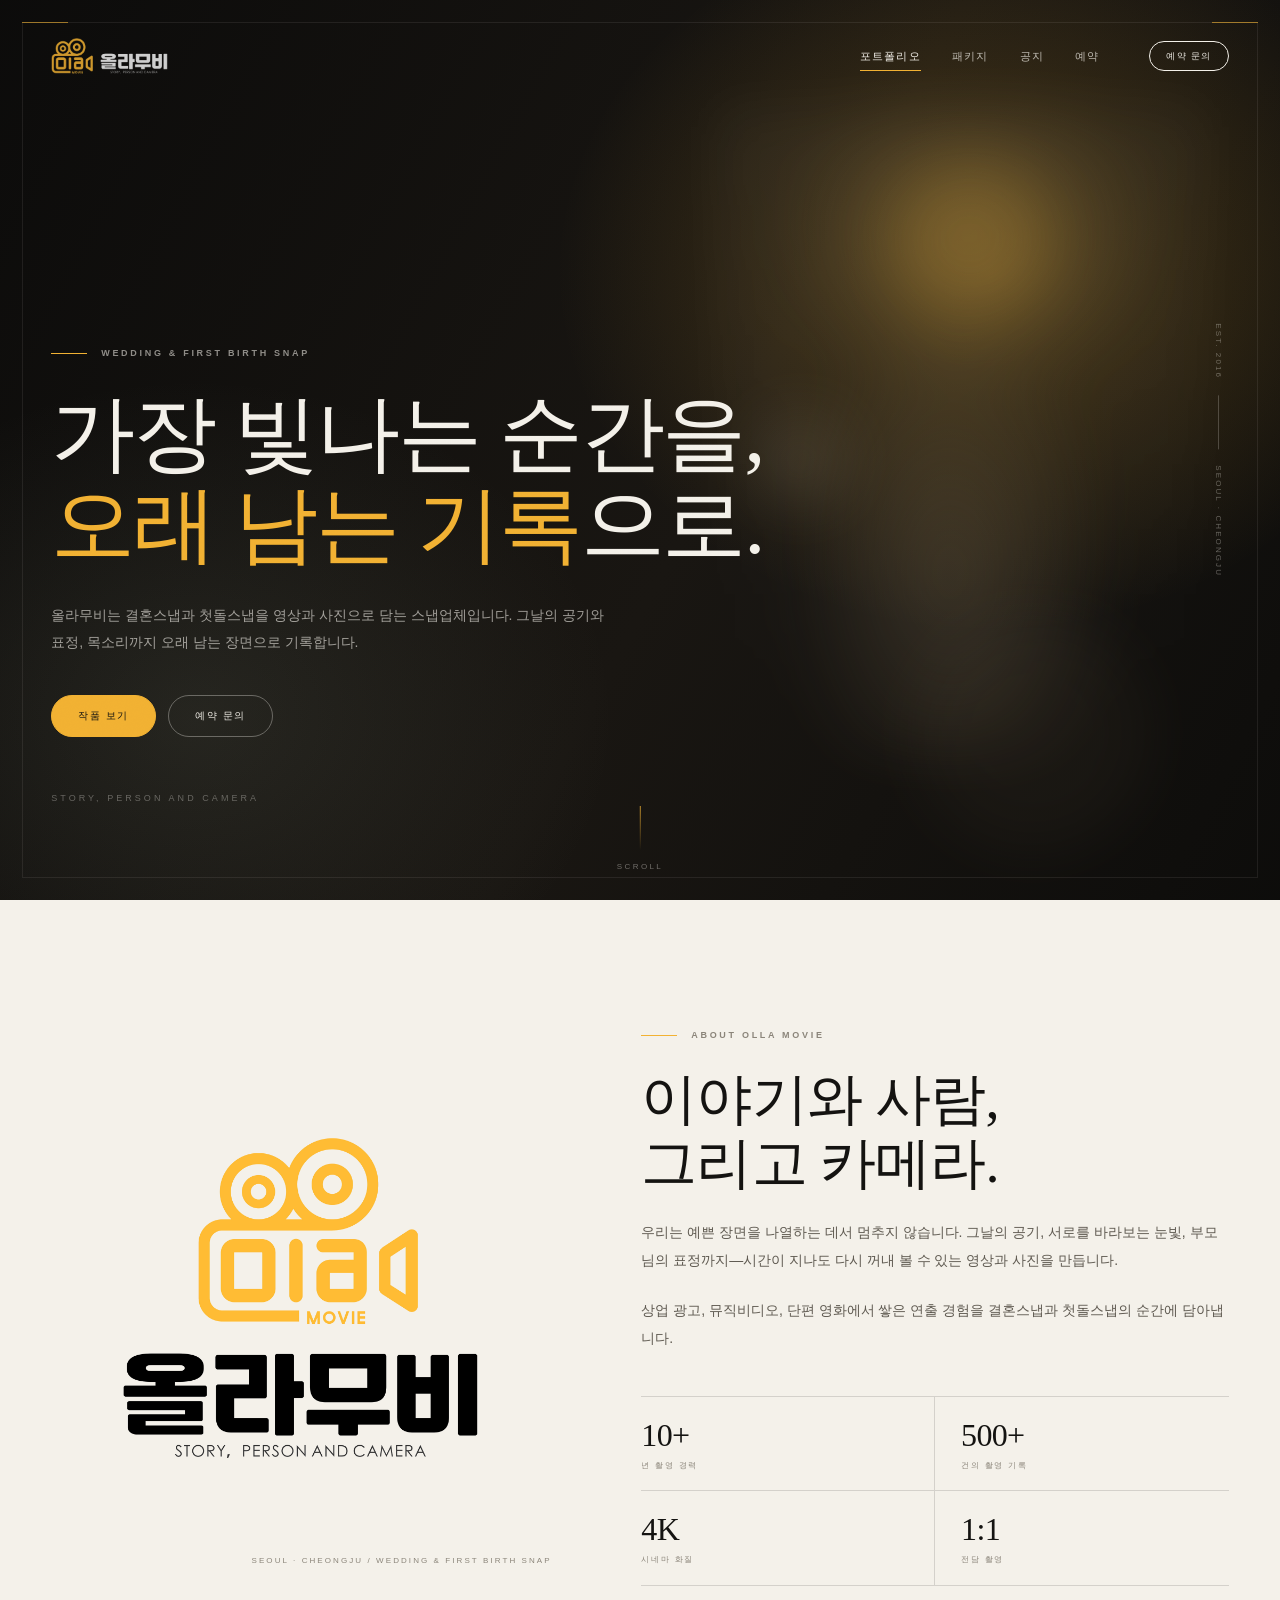
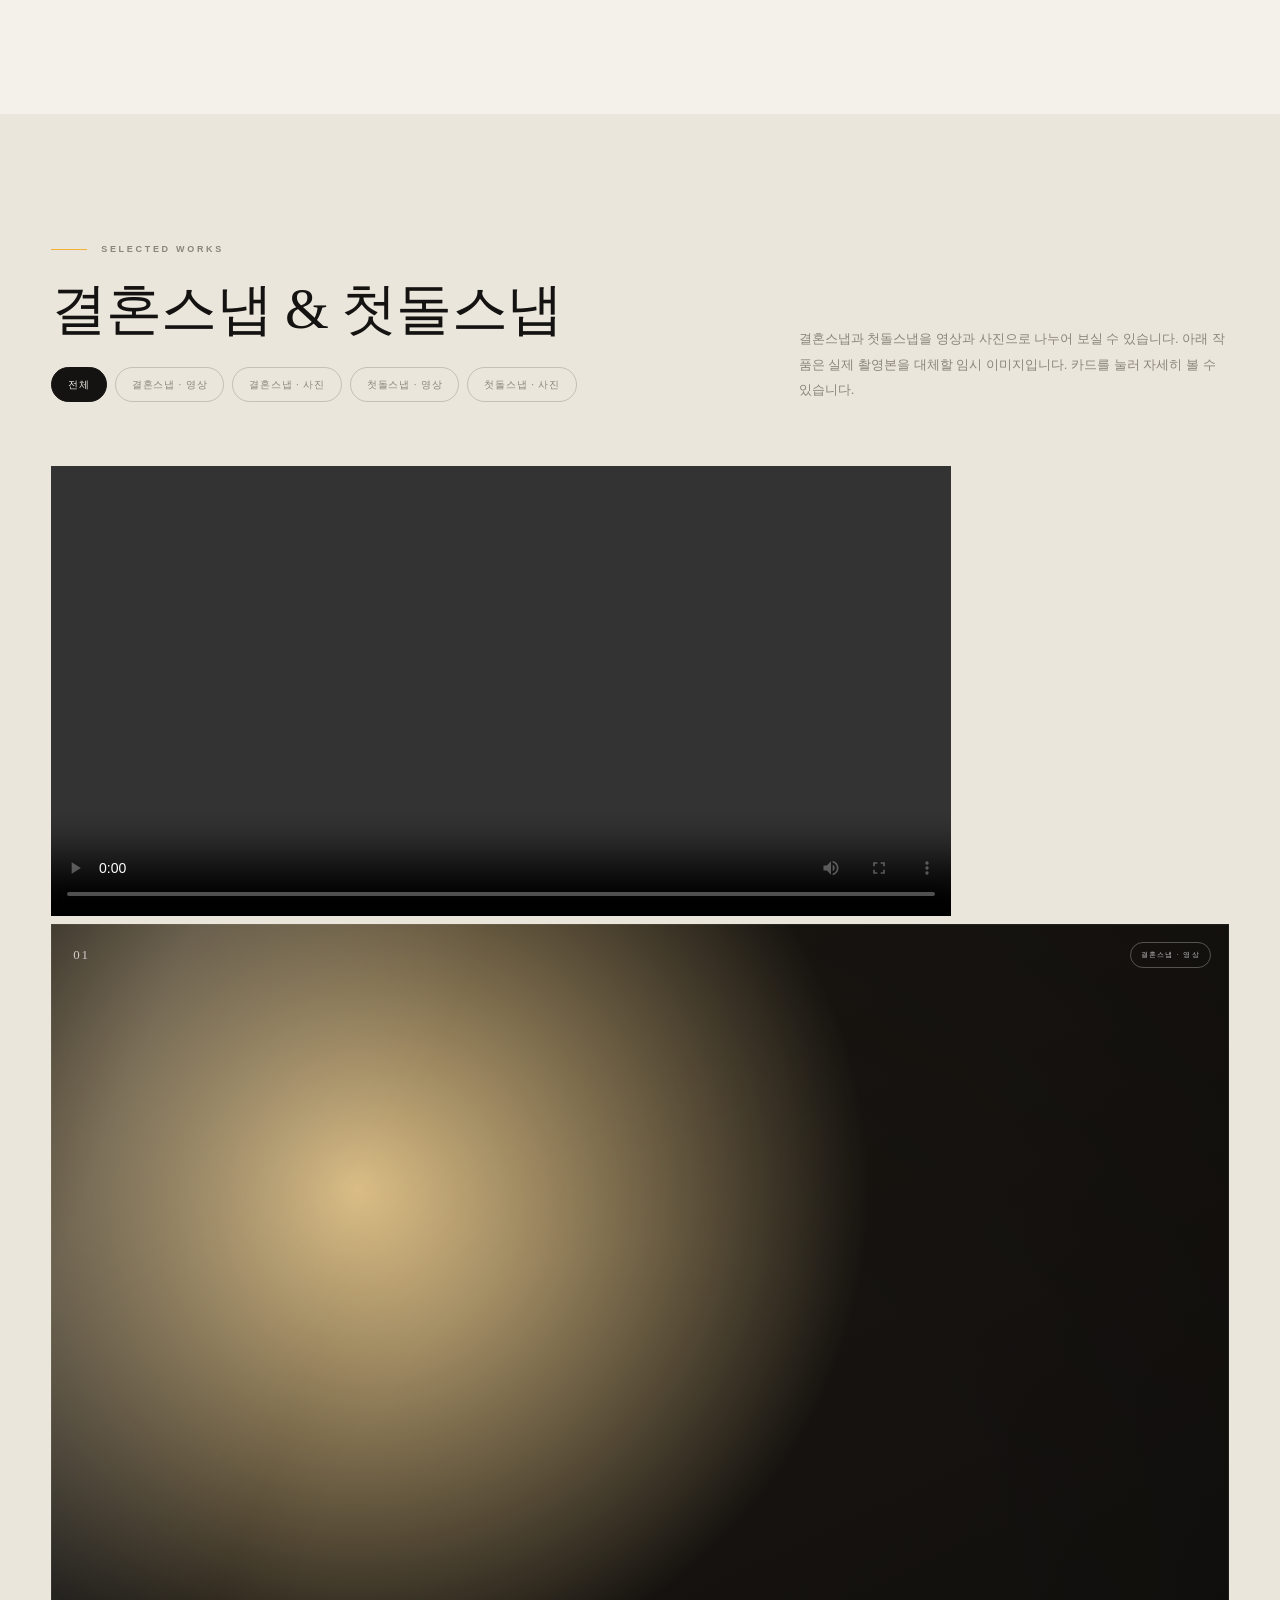
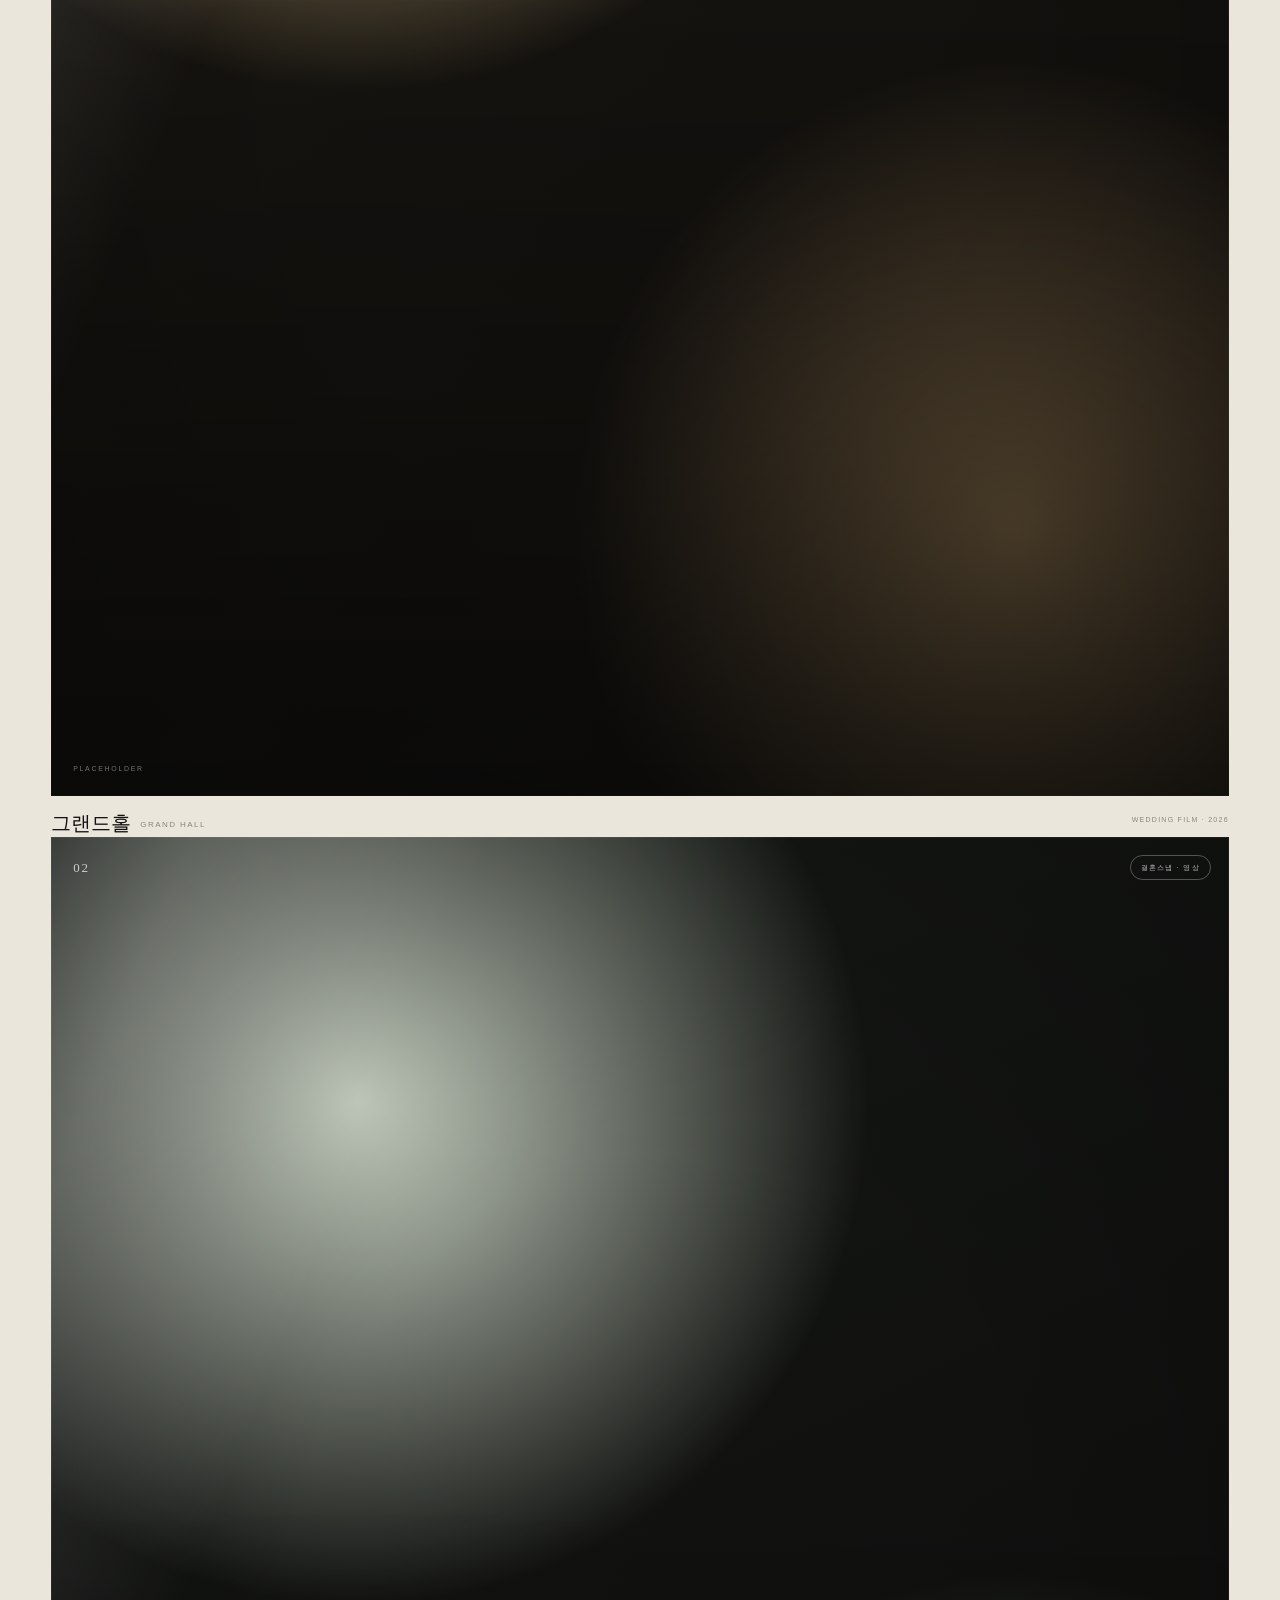
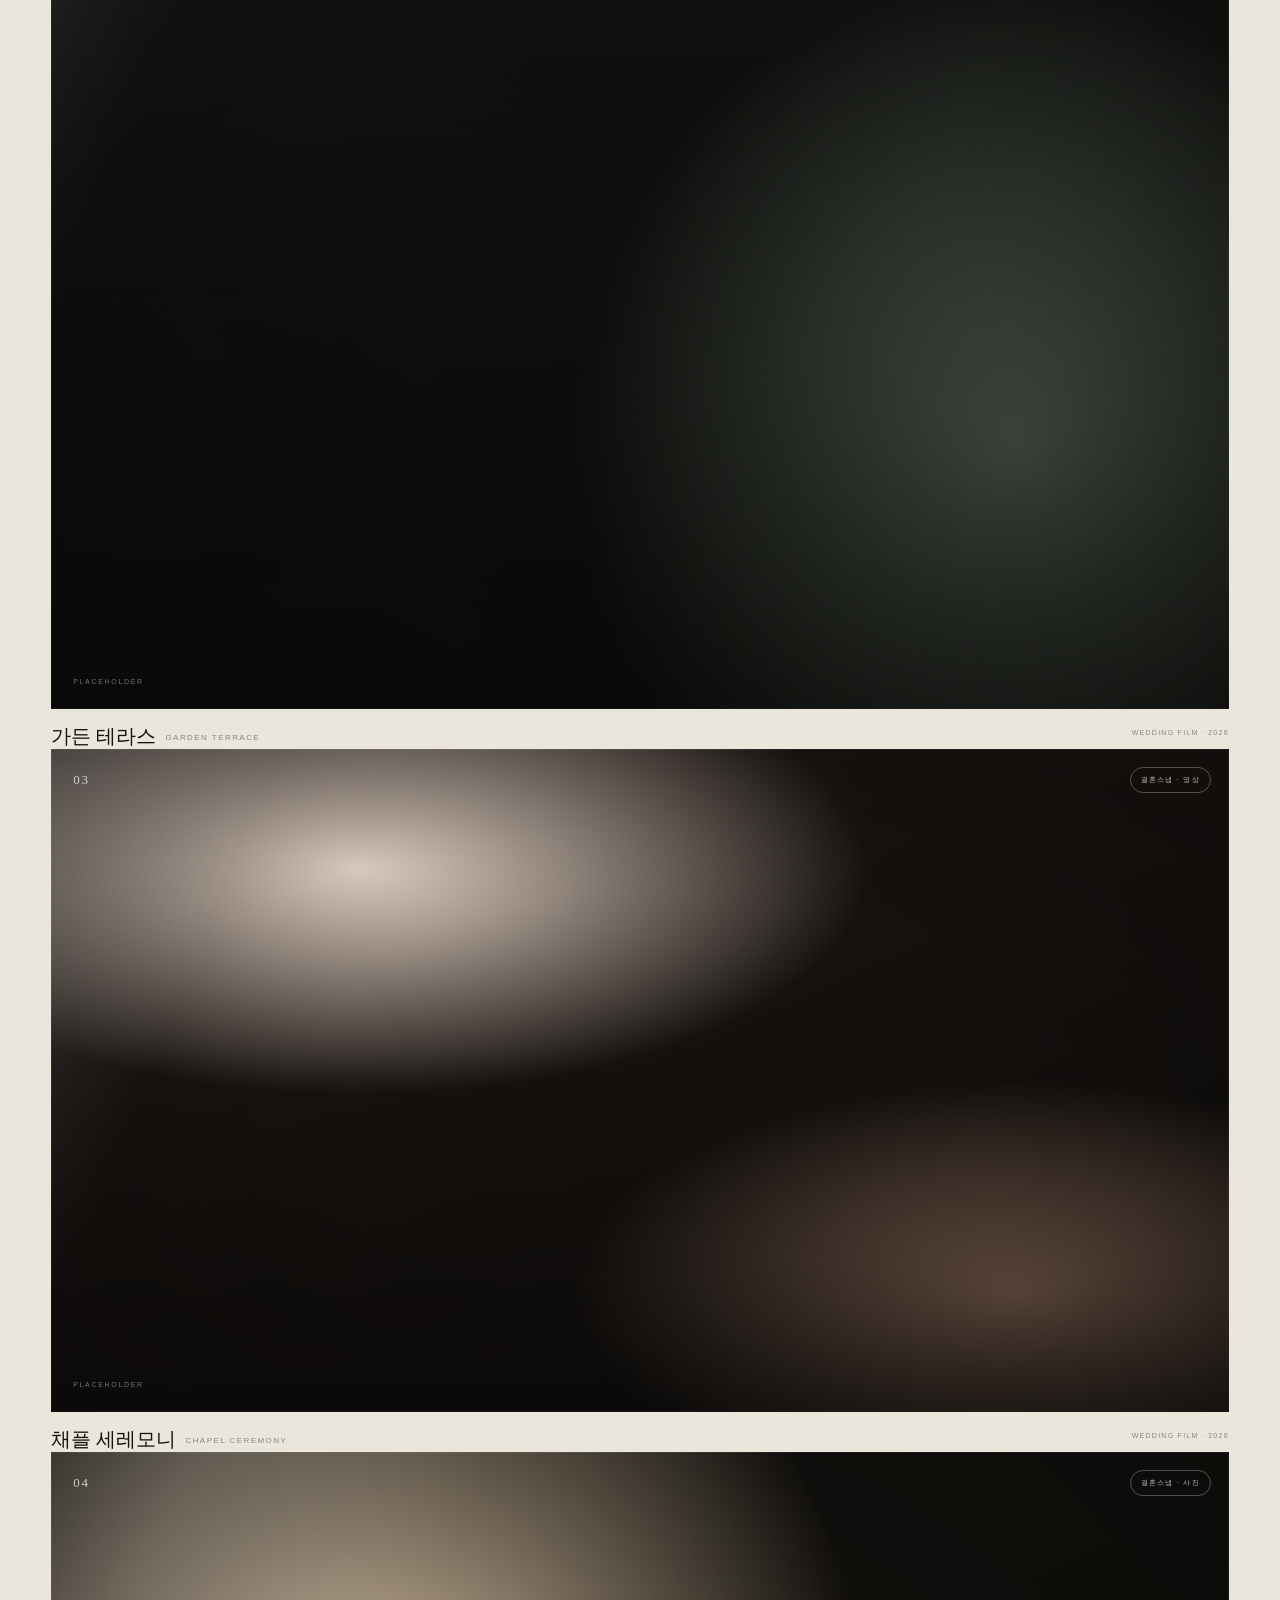
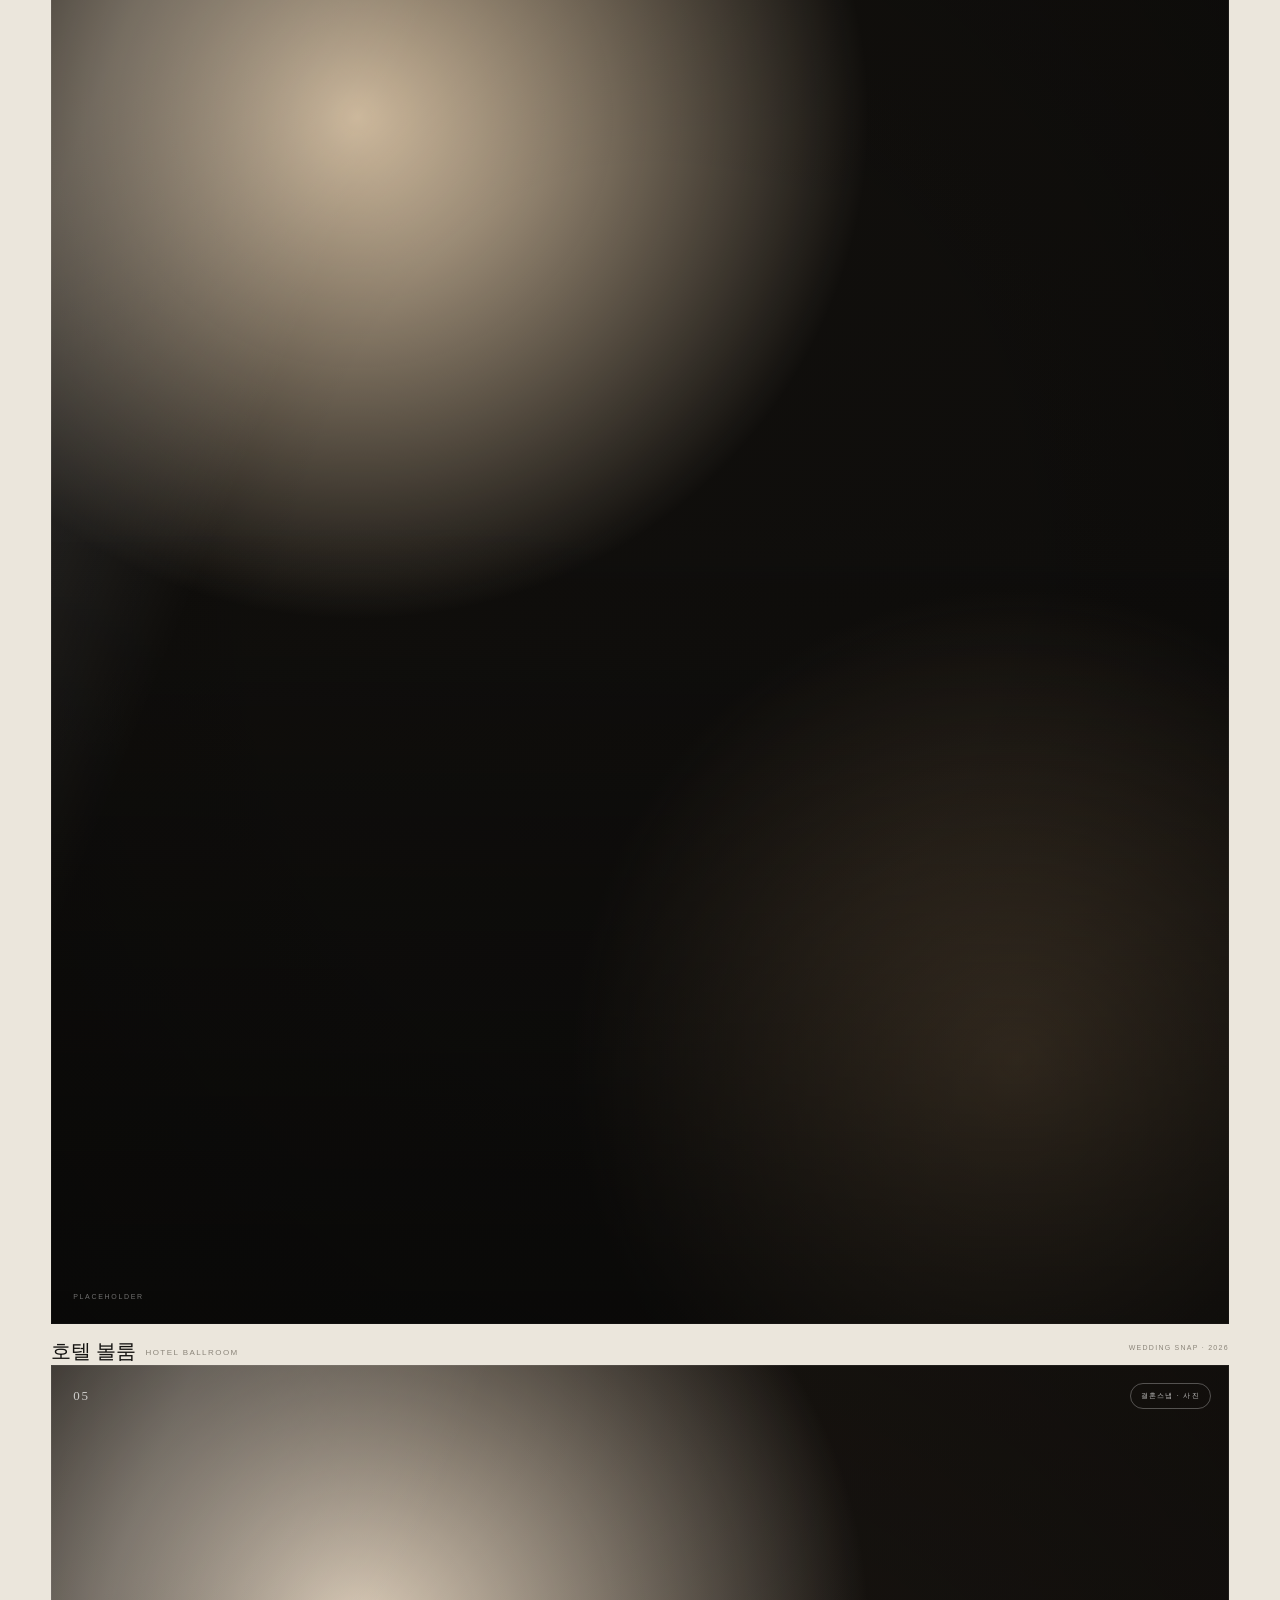
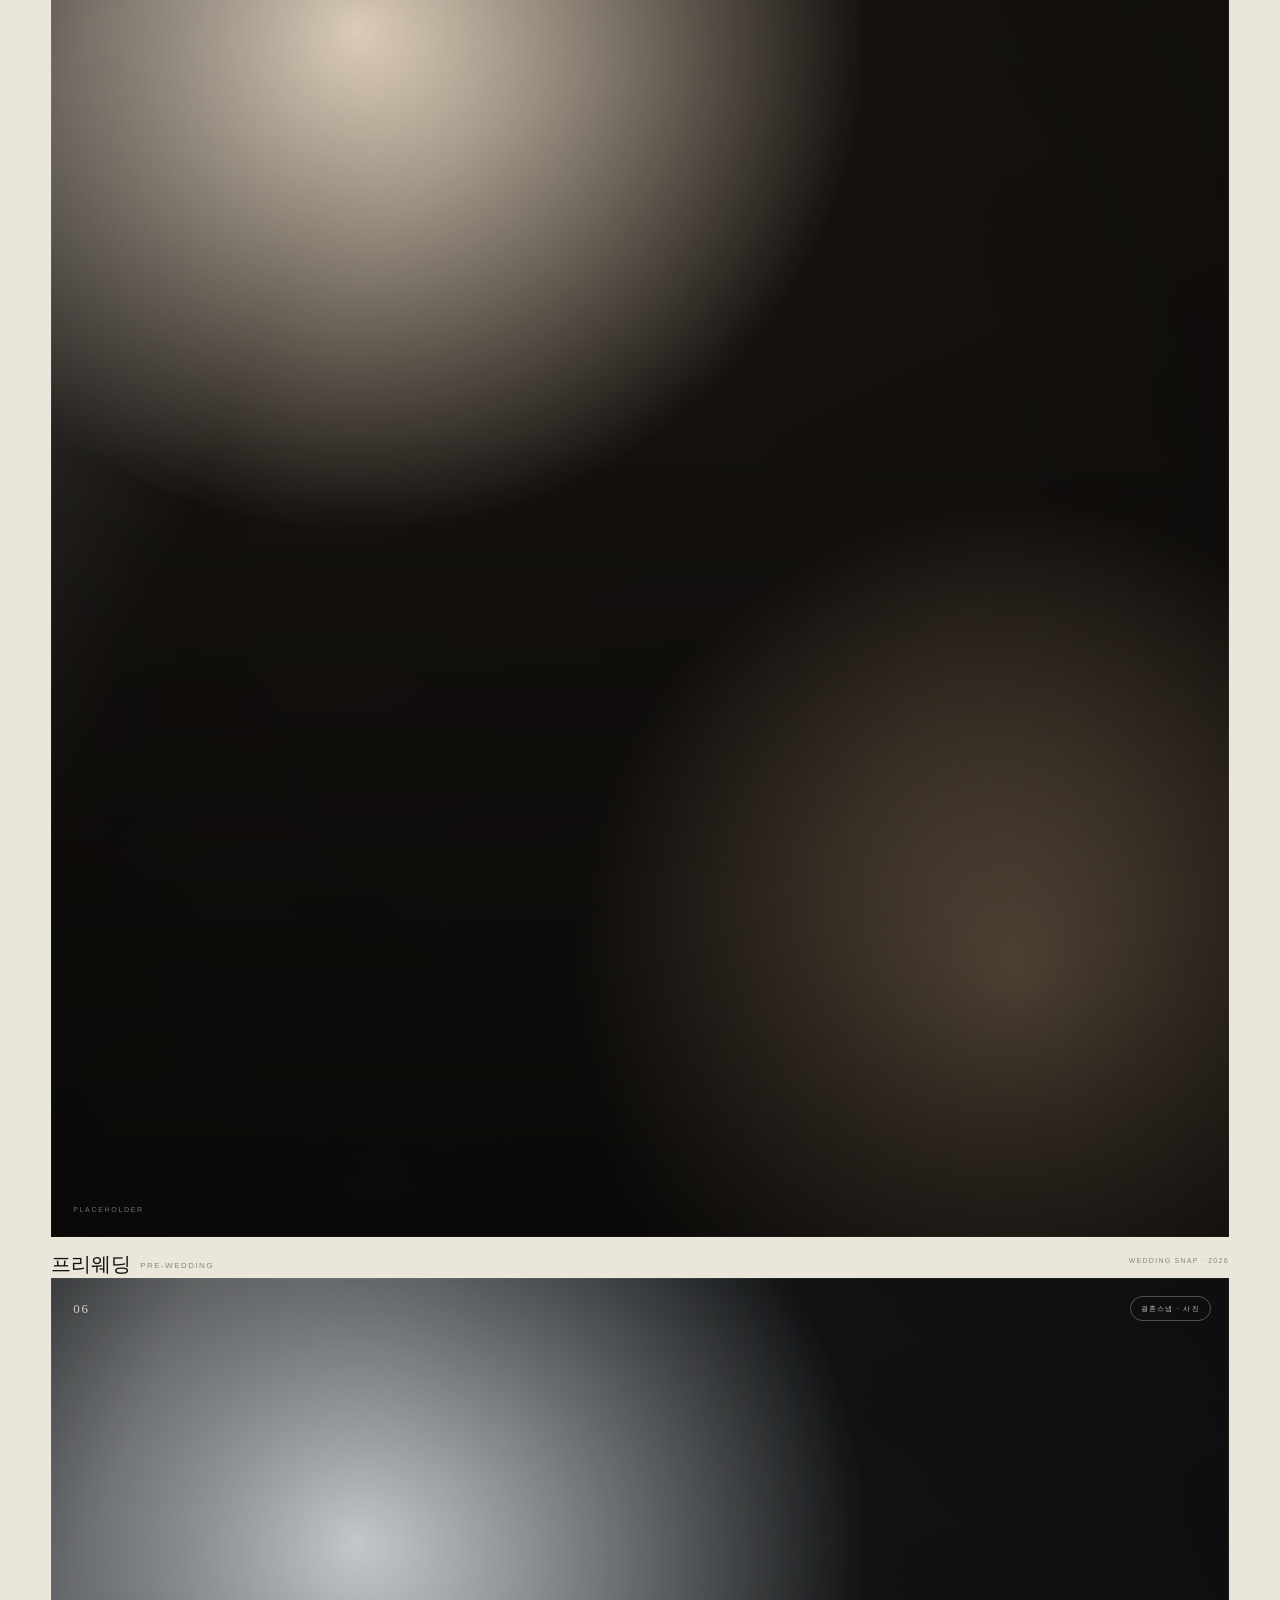
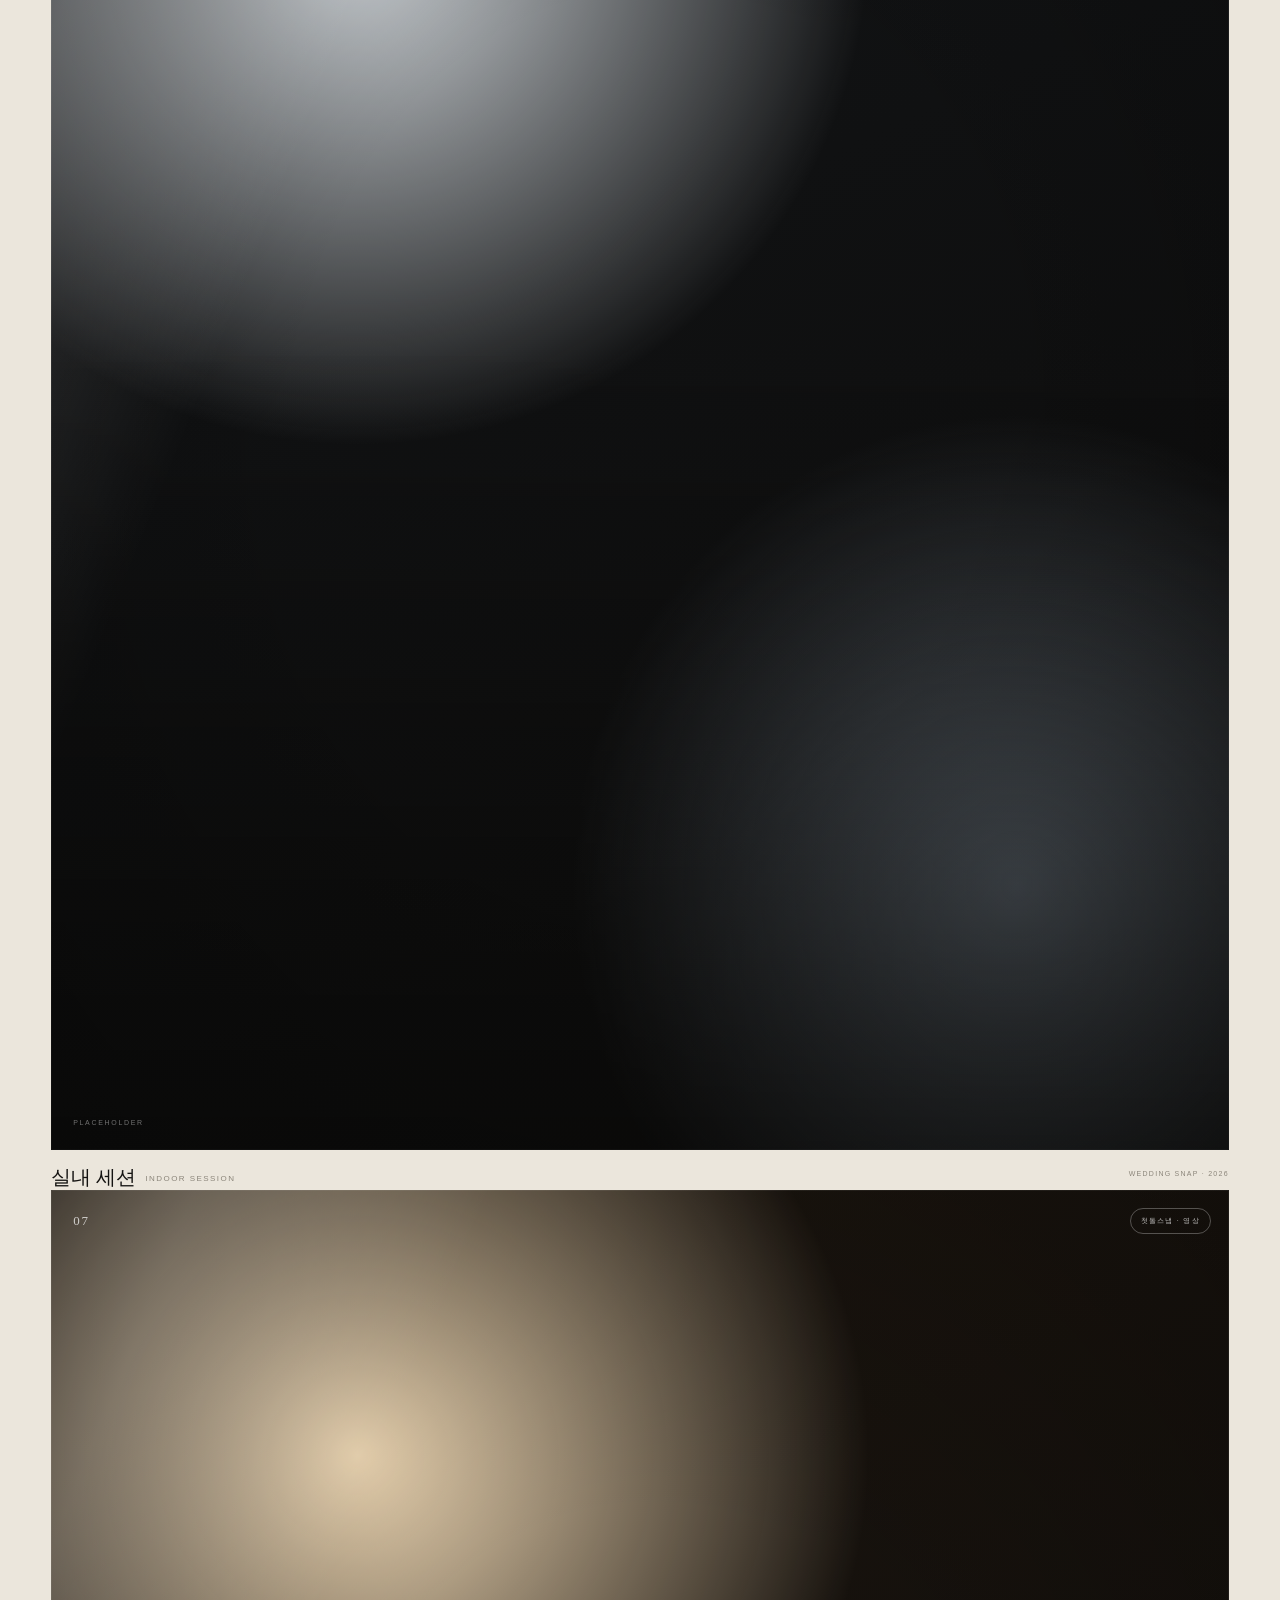
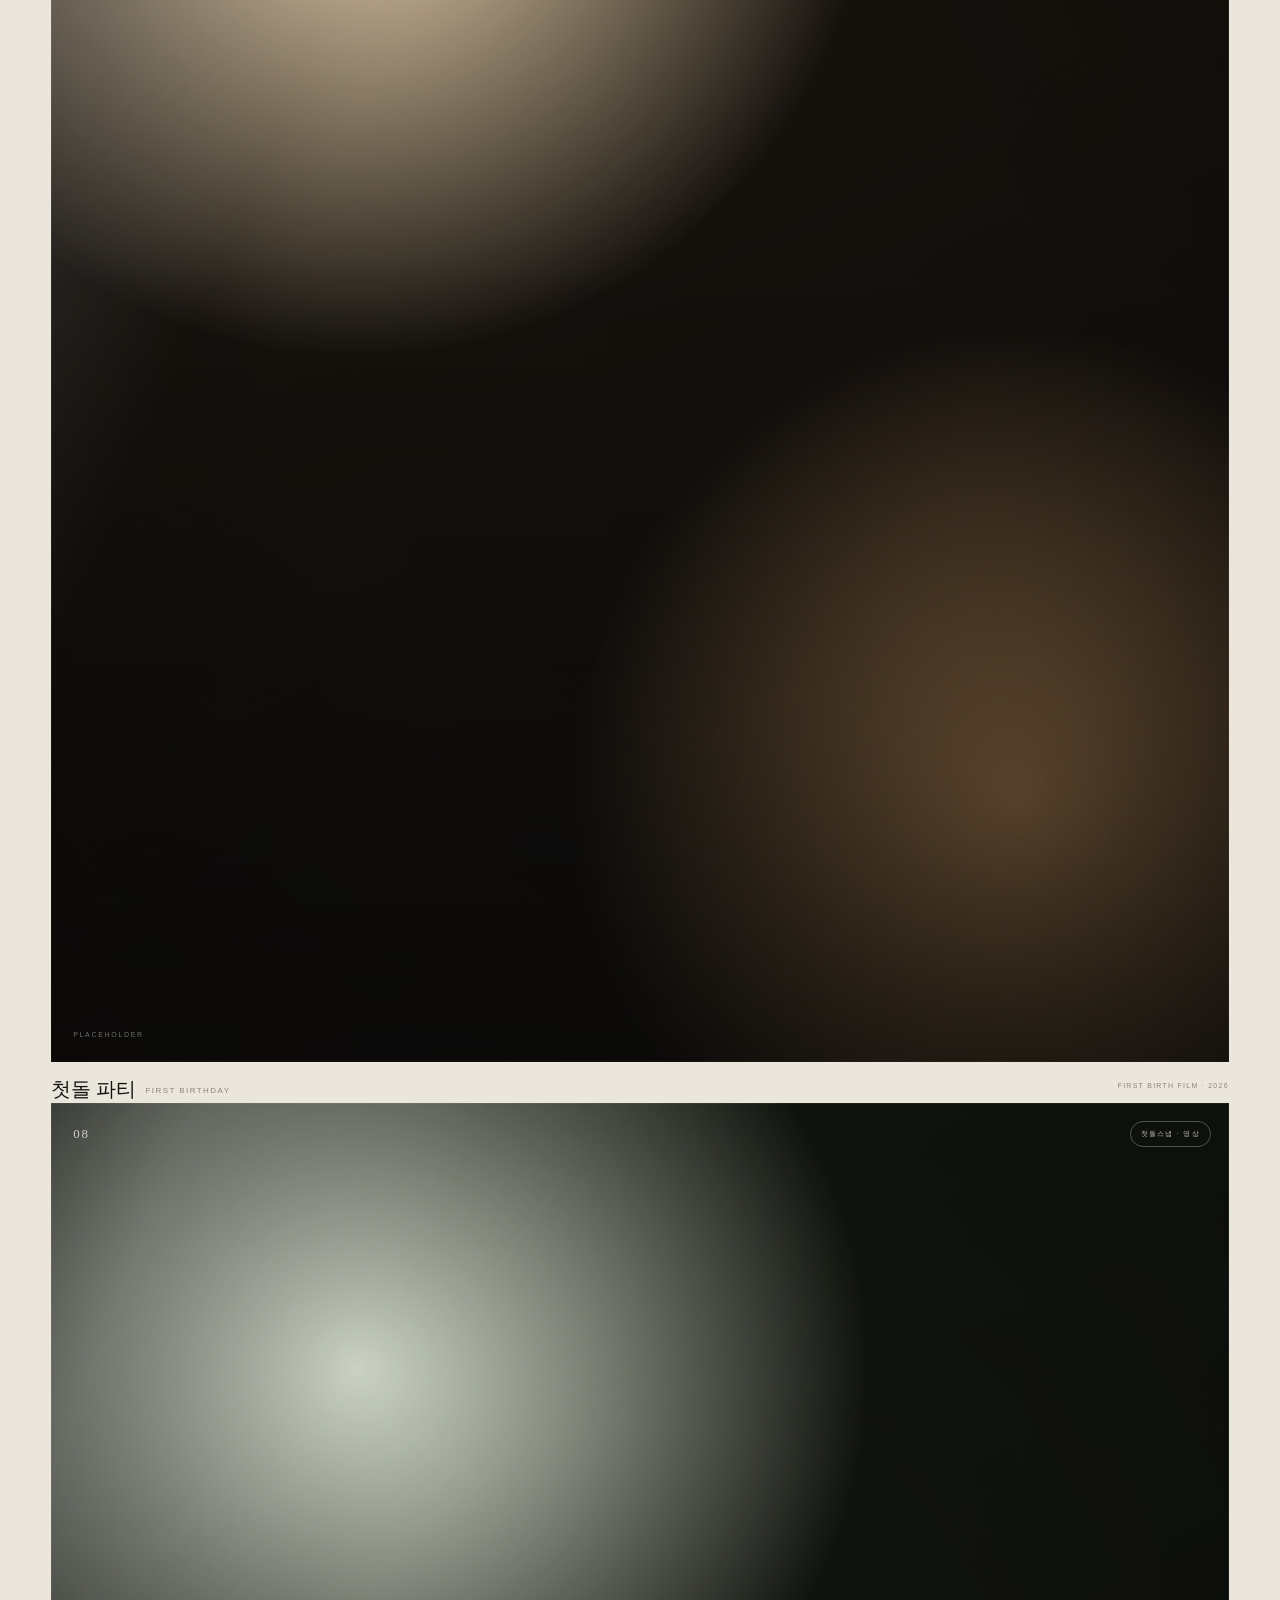
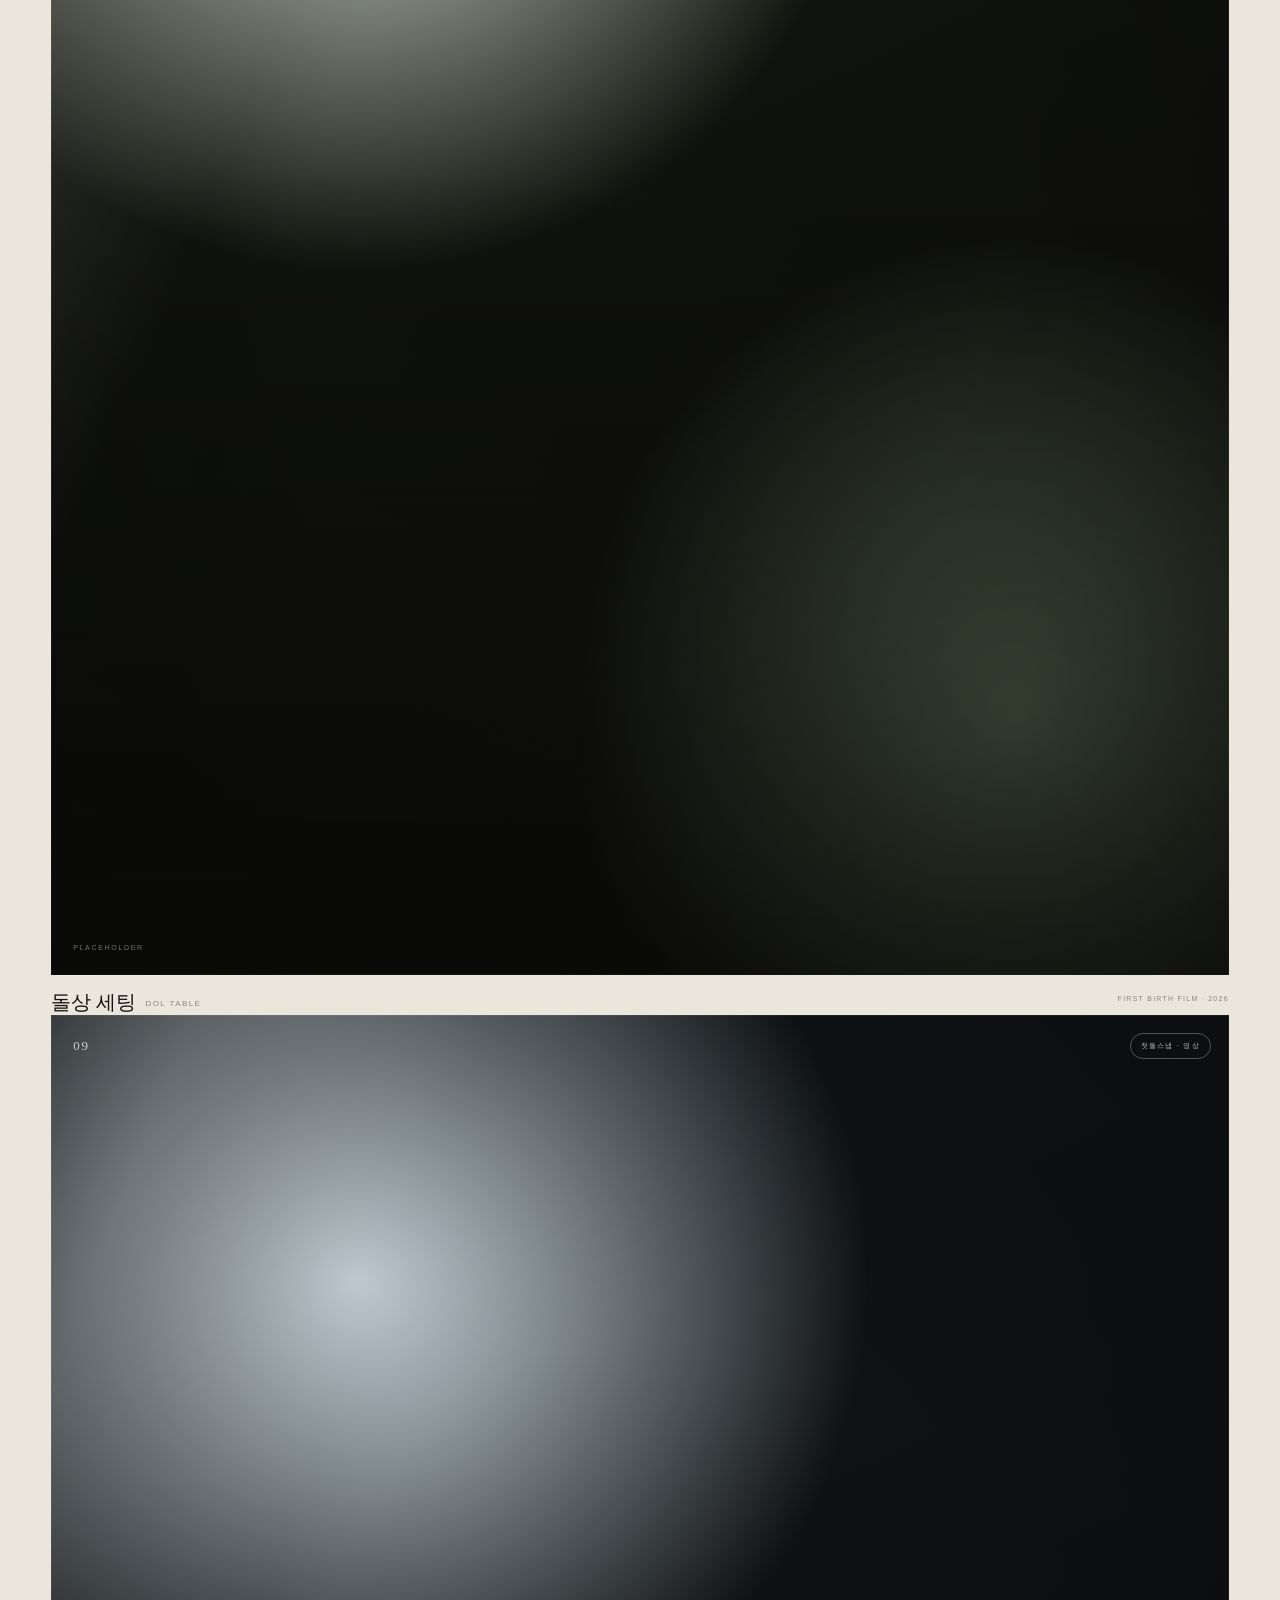
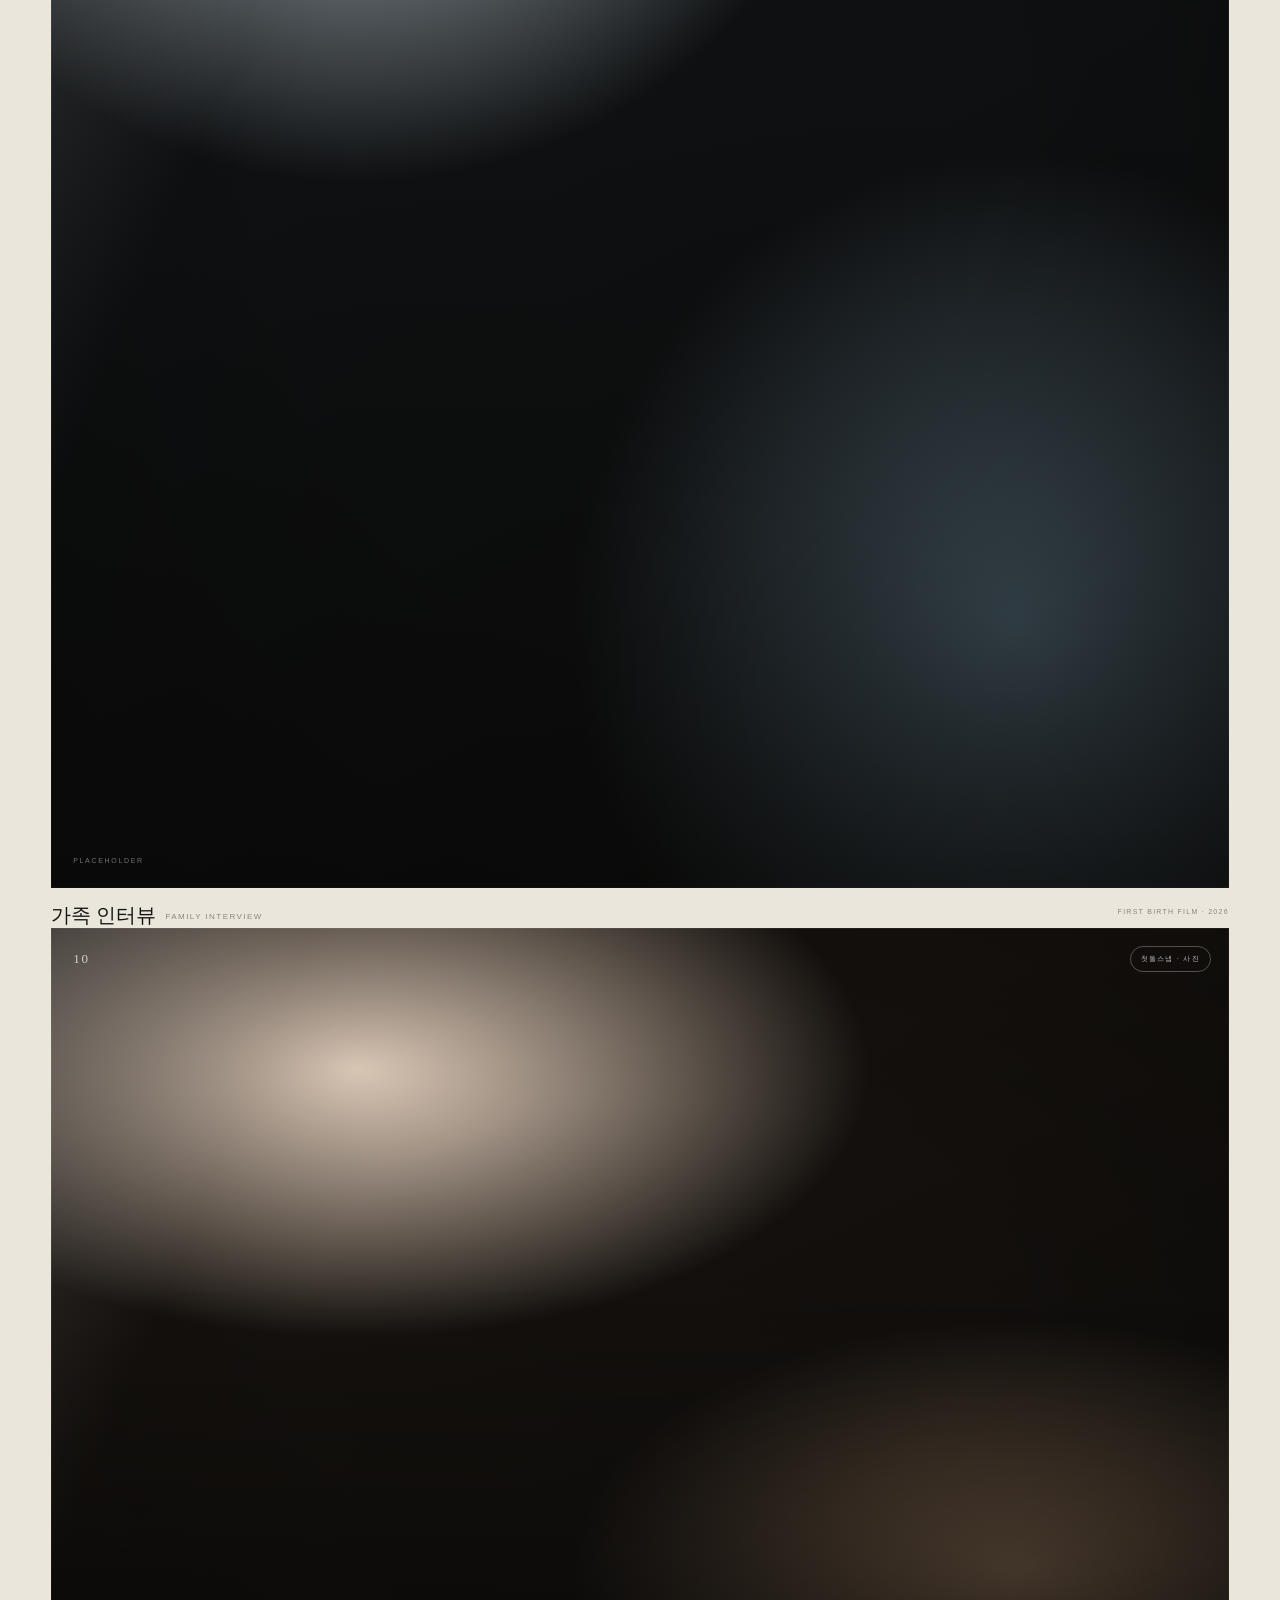
<file: index.html>
<!DOCTYPE html>
<html lang="ko">
<head>
  <meta charset="utf-8">
  <meta name="viewport" content="width=device-width, initial-scale=1">
  <meta name="theme-color" content="#141311">
  <title>올라무비 — 결혼스냅 &amp; 첫돌스냅</title>
  <meta name="description" content="올라무비 — 결혼스냅과 첫돌스냅을 영상과 사진으로 담는 스냅업체. 서울 · 청주.">
  <meta property="og:title" content="올라무비 — 결혼스냅 &amp; 첫돌스냅">
  <meta property="og:description" content="결혼스냅과 첫돌스냅을 영상과 사진으로. 오래 남는 순간을 기록합니다.">
  <meta property="og:type" content="website">
  <meta property="og:image" content="assets/logo-full.png">
  <meta name="twitter:card" content="summary_large_image">
  <link rel="icon" type="image/png" href="assets/mark.png">
  <link rel="stylesheet" href="styles.css">
  <script>document.documentElement.classList.add("js");</script>
</head>
<body>
  <div class="grain" aria-hidden="true"></div>

  <header class="site-header" id="siteHeader">
    <a class="brand brand-lockup-link" href="#home" aria-label="올라무비">
      <img src="assets/logo-lockup-on-dark.png" alt="올라무비" class="brand-lockup brand-lockup--on-dark">
      <img src="assets/logo-lockup-on-light.png" alt="" aria-hidden="true" class="brand-lockup brand-lockup--on-light">
    </a>

    <nav class="nav" id="nav" aria-label="주 메뉴">
      <a href="#portfolio" data-nav="portfolio">포트폴리오</a>
      <a href="#product" data-nav="product">패키지</a>
      <a href="#notice" data-nav="notice">공지</a>
      <a href="#reservation" data-nav="reservation">예약</a>
      <a class="nav-contact" href="#reservation">예약 문의</a>
    </nav>

    <div class="header-right">
      <a href="#reservation" class="btn btn-small header-cta">예약 문의</a>
      <button class="menu-toggle" id="menuToggle" type="button" aria-label="Menu" aria-expanded="false">
        <span></span><span></span>
      </button>
    </div>
  </header>

  <main>
    <section class="hero" id="home">
      <div class="hero-bg" aria-hidden="true">
        <div class="hero-glow"></div>
        <div class="hero-photo"></div>
        <div class="hero-bokeh b1"></div>
        <div class="hero-bokeh b2"></div>
        <div class="hero-bokeh b3"></div>
        <div class="hero-frame"></div>
      </div>

      <div class="hero-side" aria-hidden="true">
        <span>EST. 2016</span>
        <span class="hero-side-line"></span>
        <span>SEOUL · CHEONGJU</span>
      </div>

      <div class="hero-inner">
        <p class="eyebrow hero-eyebrow">WEDDING &amp; FIRST BIRTH SNAP</p>
        <h1 class="hero-title">가장 빛나는 순간을,<br><em>오래 남는 기록</em>으로.</h1>
        <p class="hero-sub">올라무비는 결혼스냅과 첫돌스냅을 영상과 사진으로 담는 스냅업체입니다. 그날의 공기와 표정, 목소리까지 오래 남는 장면으로 기록합니다.</p>
        <div class="hero-actions">
          <a class="btn btn-primary" href="#portfolio">작품 보기</a>
          <a class="btn btn-ghost" href="#reservation">예약 문의</a>
        </div>
        <p class="hero-tag">STORY, PERSON AND CAMERA</p>
      </div>

      <a class="scroll-cue" href="#about" aria-label="아래로 스크롤">
        <span class="scroll-line"></span>
        <span>SCROLL</span>
      </a>
    </section>

    <section class="section about" id="about">
      <div class="section-inner about-grid">
        <div class="about-media reveal">
          <div class="brand-card">
            <img src="assets/logo-full-transparent.png" alt="올라무비 로고">
          </div>
          <p class="about-caption">SEOUL · CHEONGJU / WEDDING &amp; FIRST BIRTH SNAP</p>
        </div>

        <div class="about-copy reveal">
          <p class="eyebrow">ABOUT OLLA MOVIE</p>
          <h2 class="section-title">이야기와 사람,<br>그리고 카메라.</h2>
          <p class="body-text">우리는 예쁜 장면을 나열하는 데서 멈추지 않습니다. 그날의 공기, 서로를 바라보는 눈빛, 부모님의 표정까지—시간이 지나도 다시 꺼내 볼 수 있는 영상과 사진을 만듭니다.</p>
          <p class="body-text">상업 광고, 뮤직비디오, 단편 영화에서 쌓은 연출 경험을 결혼스냅과 첫돌스냅의 순간에 담아냅니다.</p>

          <div class="stats">
            <div class="stat">
              <b>10+</b>
              <span>년 촬영 경력</span>
            </div>
            <div class="stat">
              <b>500+</b>
              <span>건의 촬영 기록</span>
            </div>
            <div class="stat">
              <b>4K</b>
              <span>시네마 화질</span>
            </div>
            <div class="stat">
              <b>1:1</b>
              <span>전담 촬영</span>
            </div>
          </div>
        </div>
      </div>
    </section>

    <section class="section portfolio" id="portfolio">
      <div class="section-inner">
        <div class="section-head reveal">
          <div>
            <p class="eyebrow">SELECTED WORKS</p>
            <h2 class="section-title">결혼스냅 &amp; 첫돌스냅</h2>
            <div class="filters" role="group" aria-label="포트폴리오 필터">
              <button class="filter active" type="button" data-filter="all">전체</button>
              <button class="filter" type="button" data-filter="wedding-video">결혼스냅 · 영상</button>
              <button class="filter" type="button" data-filter="wedding-photo">결혼스냅 · 사진</button>
              <button class="filter" type="button" data-filter="baby-video">첫돌스냅 · 영상</button>
              <button class="filter" type="button" data-filter="baby-photo">첫돌스냅 · 사진</button>
            </div>
          </div>
          <p class="section-desc">결혼스냅과 첫돌스냅을 영상과 사진으로 나누어 보실 수 있습니다. 아래 작품은 실제 촬영본을 대체할 임시 이미지입니다. 카드를 눌러 자세히 볼 수 있습니다.</p>
        </div>

        <div class="portfolio-grid" id="portfolioGrid">

          <video
    controls
    playsinline
    preload="metadata"
    style="width: 100%; max-width: 900px;"
>
    <source
        src="https://olanas.top:5667/s/preview/6b86344d34454264ae?fileId=151&amp;path=%2F202607014MV.mp4"
        type="video/mp4"
    >
    您的浏览器不支持视频播放。
</video>

          <article class="p-card wide reveal" data-cat="wedding-video" data-desc="빛이 머무는 공간에서 두 사람의 첫 장면을 담았습니다. 넓은 홀의 공기까지 영상에 남기는 결혼스냅 필름입니다." style="--c1:#e8c98d;--c2:#6f5a3c;--c3:#1a1712">
            <div class="p-media">
              <span class="p-num">01</span>
              <span class="p-badge">결혼스냅 · 영상</span>
              <span class="p-placeholder">PLACEHOLDER</span>
              <span class="p-view" aria-hidden="true">↗</span>
            </div>
            <div class="p-info">
              <h3><span>그랜드홀</span> <span class="p-en">GRAND HALL</span></h3>
              <p class="p-meta">WEDDING FILM · 2026</p>
            </div>
          </article>

          <article class="p-card tall reveal" data-cat="wedding-video" data-desc="햇살과 초록이 겹치는 야외 예식. 바람과 표정, 하객들의 웃음까지 자연스럽게 기록했습니다." style="--c1:#c9d2c3;--c2:#5b6a5a;--c3:#141714">
            <div class="p-media">
              <span class="p-num">02</span>
              <span class="p-badge">결혼스냅 · 영상</span>
              <span class="p-placeholder">PLACEHOLDER</span>
              <span class="p-view" aria-hidden="true">↗</span>
            </div>
            <div class="p-info">
              <h3><span>가든 테라스</span> <span class="p-en">GARDEN TERRACE</span></h3>
              <p class="p-meta">WEDDING FILM · 2026</p>
            </div>
          </article>

          <article class="p-card tall reveal" data-cat="wedding-video" data-desc="채플의 정적인 공기와 작은 목소리까지. 예식의 리듬을 따라가는 클래식한 결혼스냅 영상입니다." style="--c1:#e6d6c8;--c2:#8a6a58;--c3:#1c1512">
            <div class="p-media">
              <span class="p-num">03</span>
              <span class="p-badge">결혼스냅 · 영상</span>
              <span class="p-placeholder">PLACEHOLDER</span>
              <span class="p-view" aria-hidden="true">↗</span>
            </div>
            <div class="p-info">
              <h3><span>채플 세레모니</span> <span class="p-en">CHAPEL CEREMONY</span></h3>
              <p class="p-meta">WEDDING FILM · 2026</p>
            </div>
          </article>

          <article class="p-card wide reveal" data-cat="wedding-photo" data-desc="호텔 볼룸의 조명과 드레스의 움직임을 중심으로, 우아한 순간을 사진으로 담았습니다." style="--c1:#d9c3a5;--c2:#4a3c2c;--c3:#12100d">
            <div class="p-media">
              <span class="p-num">04</span>
              <span class="p-badge">결혼스냅 · 사진</span>
              <span class="p-placeholder">PLACEHOLDER</span>
              <span class="p-view" aria-hidden="true">↗</span>
            </div>
            <div class="p-info">
              <h3><span>호텔 볼룸</span> <span class="p-en">HOTEL BALLROOM</span></h3>
              <p class="p-meta">WEDDING SNAP · 2026</p>
            </div>
          </article>

          <article class="p-card tall reveal" data-cat="wedding-photo" data-desc="예식 전, 두 사람의 시간을 미리 담는 프리웨딩 스냅. 실내와 야외를 오가며 자연스러운 표정을 기록합니다." style="--c1:#e9d9c4;--c2:#7c6650;--c3:#181410">
            <div class="p-media">
              <span class="p-num">05</span>
              <span class="p-badge">결혼스냅 · 사진</span>
              <span class="p-placeholder">PLACEHOLDER</span>
              <span class="p-view" aria-hidden="true">↗</span>
            </div>
            <div class="p-info">
              <h3><span>프리웨딩</span> <span class="p-en">PRE-WEDDING</span></h3>
              <p class="p-meta">WEDDING SNAP · 2026</p>
            </div>
          </article>

          <article class="p-card tall reveal" data-cat="wedding-photo" data-desc="빛과 그림자를 이용한 실내 세션. 정제된 화면 안에 두 사람의 분위기를 담았습니다." style="--c1:#cfd4d8;--c2:#565e66;--c3:#121416">
            <div class="p-media">
              <span class="p-num">06</span>
              <span class="p-badge">결혼스냅 · 사진</span>
              <span class="p-placeholder">PLACEHOLDER</span>
              <span class="p-view" aria-hidden="true">↗</span>
            </div>
            <div class="p-info">
              <h3><span>실내 세션</span> <span class="p-en">INDOOR SESSION</span></h3>
              <p class="p-meta">WEDDING SNAP · 2026</p>
            </div>
          </article>

          <article class="p-card tall reveal" data-cat="baby-video" data-desc="첫돌을 맞은 아이의 표정과 웃음, 가족의 시선을 영상으로 담았습니다." style="--c1:#f0d9b5;--c2:#8d6a45;--c3:#1a140e">
            <div class="p-media">
              <span class="p-num">07</span>
              <span class="p-badge">첫돌스냅 · 영상</span>
              <span class="p-placeholder">PLACEHOLDER</span>
              <span class="p-view" aria-hidden="true">↗</span>
            </div>
            <div class="p-info">
              <h3><span>첫돌 파티</span> <span class="p-en">FIRST BIRTHDAY</span></h3>
              <p class="p-meta">FIRST BIRTH FILM · 2026</p>
            </div>
          </article>

          <article class="p-card tall reveal" data-cat="baby-video" data-desc="돌상의 작은 소품부터 가족들이 모인 순간까지, 돌잔치의 공기를 차분하게 기록했습니다." style="--c1:#d7e0cf;--c2:#50604a;--c3:#12160f">
            <div class="p-media">
              <span class="p-num">08</span>
              <span class="p-badge">첫돌스냅 · 영상</span>
              <span class="p-placeholder">PLACEHOLDER</span>
              <span class="p-view" aria-hidden="true">↗</span>
            </div>
            <div class="p-info">
              <h3><span>돌상 세팅</span> <span class="p-en">DOL TABLE</span></h3>
              <p class="p-meta">FIRST BIRTH FILM · 2026</p>
            </div>
          </article>

          <article class="p-card tall reveal" data-cat="baby-video" data-desc="가족이 아이에게 전하는 한마디를 인터뷰로 담아 하이라이트 영상에 담았습니다." style="--c1:#c9d6dd;--c2:#4b5f6b;--c3:#101417">
            <div class="p-media">
              <span class="p-num">09</span>
              <span class="p-badge">첫돌스냅 · 영상</span>
              <span class="p-placeholder">PLACEHOLDER</span>
              <span class="p-view" aria-hidden="true">↗</span>
            </div>
            <div class="p-info">
              <h3><span>가족 인터뷰</span> <span class="p-en">FAMILY INTERVIEW</span></h3>
              <p class="p-meta">FIRST BIRTH FILM · 2026</p>
            </div>
          </article>

          <article class="p-card tall reveal" data-cat="baby-photo" data-desc="첫돌 화보 촬영. 아이의 표정과 손끝, 가족의 웃음을 자연스러운 빛으로 담았습니다." style="--c1:#e7d3c0;--c2:#6b5542;--c3:#18130f">
            <div class="p-media">
              <span class="p-num">10</span>
              <span class="p-badge">첫돌스냅 · 사진</span>
              <span class="p-placeholder">PLACEHOLDER</span>
              <span class="p-view" aria-hidden="true">↗</span>
            </div>
            <div class="p-info">
              <h3><span>첫돌 화보</span> <span class="p-en">BIRTHDAY PORTRAIT</span></h3>
              <p class="p-meta">FIRST BIRTH SNAP · 2026</p>
            </div>
          </article>

          <article class="p-card wide reveal" data-cat="baby-photo" data-desc="할아버지, 할머니까지 함께한 가족 사진. 세대가 모인 순간을 차분하게 기록했습니다." style="--c1:#d9d0c3;--c2:#5a5144;--c3:#14120f">
            <div class="p-media">
              <span class="p-num">11</span>
              <span class="p-badge">첫돌스냅 · 사진</span>
              <span class="p-placeholder">PLACEHOLDER</span>
              <span class="p-view" aria-hidden="true">↗</span>
            </div>
            <div class="p-info">
              <h3><span>가족 사진</span> <span class="p-en">FAMILY PORTRAIT</span></h3>
              <p class="p-meta">FIRST BIRTH SNAP · 2026</p>
            </div>
          </article>

          <article class="p-card wide reveal" data-cat="baby-photo" data-desc="돌잔치 현장의 표정과 순간들을 사진으로 남겼습니다. 하객들의 웃음까지 담은 스냅입니다." style="--c1:#e3cbb2;--c2:#77543a;--c3:#19120c">
            <div class="p-media">
              <span class="p-num">12</span>
              <span class="p-badge">첫돌스냅 · 사진</span>
              <span class="p-placeholder">PLACEHOLDER</span>
              <span class="p-view" aria-hidden="true">↗</span>
            </div>
            <div class="p-info">
              <h3><span>돌잔치 현장</span> <span class="p-en">DOLJANCHI</span></h3>
              <p class="p-meta">FIRST BIRTH SNAP · 2026</p>
            </div>
          </article>
        </div>
      </div>
    </section>

    <section class="section product" id="product">
      <div class="section-inner">
        <div class="section-head reveal">
          <div>
            <p class="eyebrow">PACKAGES</p>
            <h2 class="section-title">촬영 패키지</h2>
          </div>
          <p class="section-desc">결혼스냅과 첫돌스냅을 영상과 사진으로 나누어 준비했습니다. 촬영 일정과 장소에 따라 세부 구성은 상담 후 조정됩니다.</p>
        </div>

        <div class="package-grid reveal">
          <article class="package featured">
            <span class="pkg-badge">BEST</span>
            <span class="pkg-num">01</span>
            <h3>WEDDING<br>FILM</h3>
            <p class="pkg-sub">결혼스냅 · 영상</p>
            <ul>
              <li>1인 2캠 · 4K UHD</li>
              <li>식전 · 본식 · 식후 3챕터</li>
              <li>하이라이트 3~5분</li>
              <li>USB 1set · 모바일 링크</li>
            </ul>
            <a class="pkg-cta" href="#reservation"><span>상담하기</span> <span>→</span></a>
          </article>

          <article class="package">
            <span class="pkg-num">02</span>
            <h3>WEDDING<br>PHOTO</h3>
            <p class="pkg-sub">결혼스냅 · 사진</p>
            <ul>
              <li>본식 스냅 2인 촬영</li>
              <li>식전 · 본식 · 식후 기록</li>
              <li>보정본 300컷 내외</li>
              <li>온라인 갤러리 · USB 1set</li>
            </ul>
            <a class="pkg-cta" href="#reservation"><span>상담하기</span> <span>→</span></a>
          </article>

          <article class="package">
            <span class="pkg-num">03</span>
            <h3>FIRST BIRTH<br>FILM</h3>
            <p class="pkg-sub">첫돌스냅 · 영상</p>
            <ul>
              <li>1인 1캠 · 4K UHD</li>
              <li>돌상 · 가족 인터뷰 · 하이라이트</li>
              <li>러닝타임 20~30분 내외</li>
              <li>모바일 링크 · USB 1set</li>
            </ul>
            <a class="pkg-cta" href="#reservation"><span>상담하기</span> <span>→</span></a>
          </article>

          <article class="package">
            <span class="pkg-num">04</span>
            <h3>FIRST BIRTH<br>PHOTO</h3>
            <p class="pkg-sub">첫돌스냅 · 사진</p>
            <ul>
              <li>돌상 · 가족 · 의상 촬영</li>
              <li>보정본 150컷 내외</li>
              <li>가족 단체 사진 포함</li>
              <li>온라인 갤러리 · USB 1set</li>
            </ul>
            <a class="pkg-cta" href="#reservation"><span>상담하기</span> <span>→</span></a>
          </article>
        </div>

        <div class="product-extra reveal">
          <div class="option-block">
            <p class="option-title">추가 옵션</p>
            <div class="option-chips">
              <span class="chip">촬영감독 지정</span>
              <span class="chip">2인 촬영</span>
              <span class="chip">하이라이트 추가</span>
              <span class="chip">가족 인터뷰</span>
              <span class="chip">의상 추가</span>
              <span class="chip">야외 · 실내 촬영</span>
            </div>
          </div>
          <p class="product-note">가격은 촬영 일정과 장소에 따라 안내드립니다.</p>
        </div>
      </div>
    </section>

    <section class="section notice" id="notice">
      <div class="section-inner">
        <div class="section-head reveal">
          <div>
            <p class="eyebrow">NOTICE &amp; SAMPLE</p>
            <h2 class="section-title">샘플과 예약 안내</h2>
          </div>
          <p class="section-desc">예약 전에 확인하면 좋은 안내를 모았습니다. 샘플 영상과 사진은 준비 중이며, 실제 작품으로 교체될 예정입니다.</p>
        </div>

        <div class="notice-grid">
          <div class="video-card reveal" id="videoCard" role="button" tabindex="0" aria-label="샘플 영상 재생" style="--c1:#e8c98d;--c2:#3c3326;--c3:#0d0c0a">
            <div class="video-glow"></div>
            <span class="video-num">FILM / 01</span>
            <div class="play-btn"><span></span></div>
            <div class="video-caption">
              <p class="video-title">OLLA MOVIE SAMPLE FILM</p>
              <p class="video-sub">결혼스냅 하이라이트 · 3:20</p>
            </div>
          </div>

          <div class="notice-list reveal">
            <details class="notice-item" open>
              <summary>
                <span class="notice-date">2026.10.01</span>
                <span class="notice-summary">
                  <span class="notice-tag">NOTICE</span>
                  <span class="notice-title">샘플 영상 및 전체 촬영본 안내</span>
                </span>
                <span class="notice-plus" aria-hidden="true">+</span>
              </summary>
              <p class="notice-body">샘플 영상은 예약 전 상담 시 제공됩니다. 전체 촬영본은 편집 완성도와 컷 구성을 확인할 수 있도록 상담 자리에서 함께 봐 주세요.</p>
            </details>

            <details class="notice-item">
              <summary>
                <span class="notice-date">2026.09.18</span>
                <span class="notice-summary">
                  <span class="notice-tag">GUIDE</span>
                  <span class="notice-title">예약금 및 잔금 안내</span>
                </span>
                <span class="notice-plus" aria-hidden="true">+</span>
              </summary>
              <p class="notice-body">예약금 입금 후 일정이 최종 확정됩니다. 촬영 주간에 잔금 안내와 최종 체크 사항을 다시 연락드립니다.</p>
            </details>

            <details class="notice-item">
              <summary>
                <span class="notice-date">2026.08.30</span>
                <span class="notice-summary">
                  <span class="notice-tag">PARTNERSHIP</span>
                  <span class="notice-title">스냅업체 · 플래너 제휴 안내</span>
                </span>
                <span class="notice-plus" aria-hidden="true">+</span>
              </summary>
              <p class="notice-body">제휴 업체를 통한 예약 시 할인 및 추가 서비스를 제공합니다. 자세한 내용은 예약 문의에서 확인해 주세요.</p>
            </details>
          </div>
        </div>
      </div>
    </section>

    <section class="section reservation" id="reservation">
      <div class="section-inner">
        <div class="reservation-head reveal">
          <p class="eyebrow">RESERVATION</p>
          <h2 class="section-title">예약 문의</h2>
          <p class="section-desc">전화 또는 위챗으로 편하게 문의해 주세요. 매장 방문도 가능합니다.</p>
        </div>

        <div class="reservation-contact-grid">
          <div class="contact-block contact-phone reveal">
            <p class="contact-label">TEL / WECHAT</p>
            <a class="contact-phone-number" href="tel:+8613043397733">13043397733</a>
            <p class="contact-note">전화와 위챗 번호가 동일합니다.</p>
          </div>

          <div class="contact-block contact-address reveal">
            <p class="contact-label">ADDRESS</p>
            <p class="contact-address-text">延吉市北大新城一号商务楼5楼506号</p>
            <p class="contact-address-ko">옌지시 베이다신청 1호 상무빌딩 5층 506호</p>
            <a class="map-link" href="https://uri.amap.com/search?keyword=%E5%BB%B6%E5%90%89%E5%B8%82%E5%8C%97%E5%A4%A7%E6%96%B0%E5%9F%8E%E4%B8%80%E5%8F%B7%E5%95%86%E5%8A%A1%E6%A5%BC5%E6%A5%BC506%E5%8F%B7&amp;view=map&amp;callnative=1" target="_blank" rel="noopener">
              <span>위치 보기</span>
              <span aria-hidden="true">↗</span>
            </a>
          </div>

          <div class="contact-block contact-hours reveal">
            <p class="contact-label">HOURS</p>
            <p class="contact-hours-text">AM 8:00 – PM 5:00</p>
          </div>

          <aside class="qr-card reveal">
            <div class="qr-card-head">
              <span class="qr-label">WECHAT</span>
              <span class="qr-mark">QR</span>
            </div>
            <div class="qr-tile">
              <img src="assets/wechat-qr.png" alt="올라무비 위챗 QR 코드">
            </div>
            <p class="qr-title">위챗으로 문의하기</p>
            <p class="qr-sub">QR을 스캔하면 1:1 상담으로 연결됩니다.</p>
            <p class="qr-id">WECHAT ID · 13043397733</p>
          </aside>
        </div>
      </div>
    </section>
  </main>

  <footer class="footer">
    <div class="footer-top">
      <div class="footer-brand">
        <a class="brand footer-lockup-link" href="#home" aria-label="올라무비">
          <img src="assets/logo-lockup-on-dark.png" alt="올라무비" class="footer-brand-lockup">
        </a>
        <p class="footer-tagline">STORY, PERSON AND CAMERA</p>
        <p class="footer-desc">결혼스냅과 첫돌스냅의 공기와 표정, 목소리까지. 오래 남는 기록을 만듭니다.</p>
      </div>

      <div class="footer-col">
        <p class="footer-label">MENU</p>
        <a href="#portfolio">포트폴리오</a>
        <a href="#product">패키지</a>
        <a href="#notice">공지</a>
        <a href="#reservation">예약</a>
      </div>

      <div class="footer-col">
        <p class="footer-label">CONTACT</p>
        <a href="tel:+8613043397733">13043397733</a>
        <span>WECHAT 13043397733</span>
        <span>延吉市北大新城一号商务楼5楼506号</span>
        <span>AM 8:00 – PM 5:00</span>
      </div>
    </div>

    <p class="footer-word" aria-hidden="true">OLLA MOVIE</p>

    <div class="footer-bottom">
      <span>© 2026 OLLA MOVIE. All rights reserved.</span>
      <span>올라무비 | 사업자등록번호 000-00-00000</span>
      <span>데모 사이트 · 임시 콘텐츠</span>
    </div>
  </footer>

  <div class="modal" id="modal" aria-hidden="true">
    <div class="modal-card" role="dialog" aria-modal="true" aria-labelledby="modalTitle">
      <button class="modal-close" id="modalClose" type="button" aria-label="닫기">×</button>
      <div class="modal-media" id="modalMedia"></div>
      <div class="modal-body">
        <p class="modal-meta" id="modalMeta"></p>
        <h3 class="modal-title" id="modalTitle"></h3>
        <p class="modal-desc" id="modalDesc"></p>
        <a class="btn btn-primary modal-cta" href="#reservation" id="modalCta">예약 문의</a>
      </div>
    </div>
  </div>

  <script src="script.js"></script>
</body>
</html>
</file>
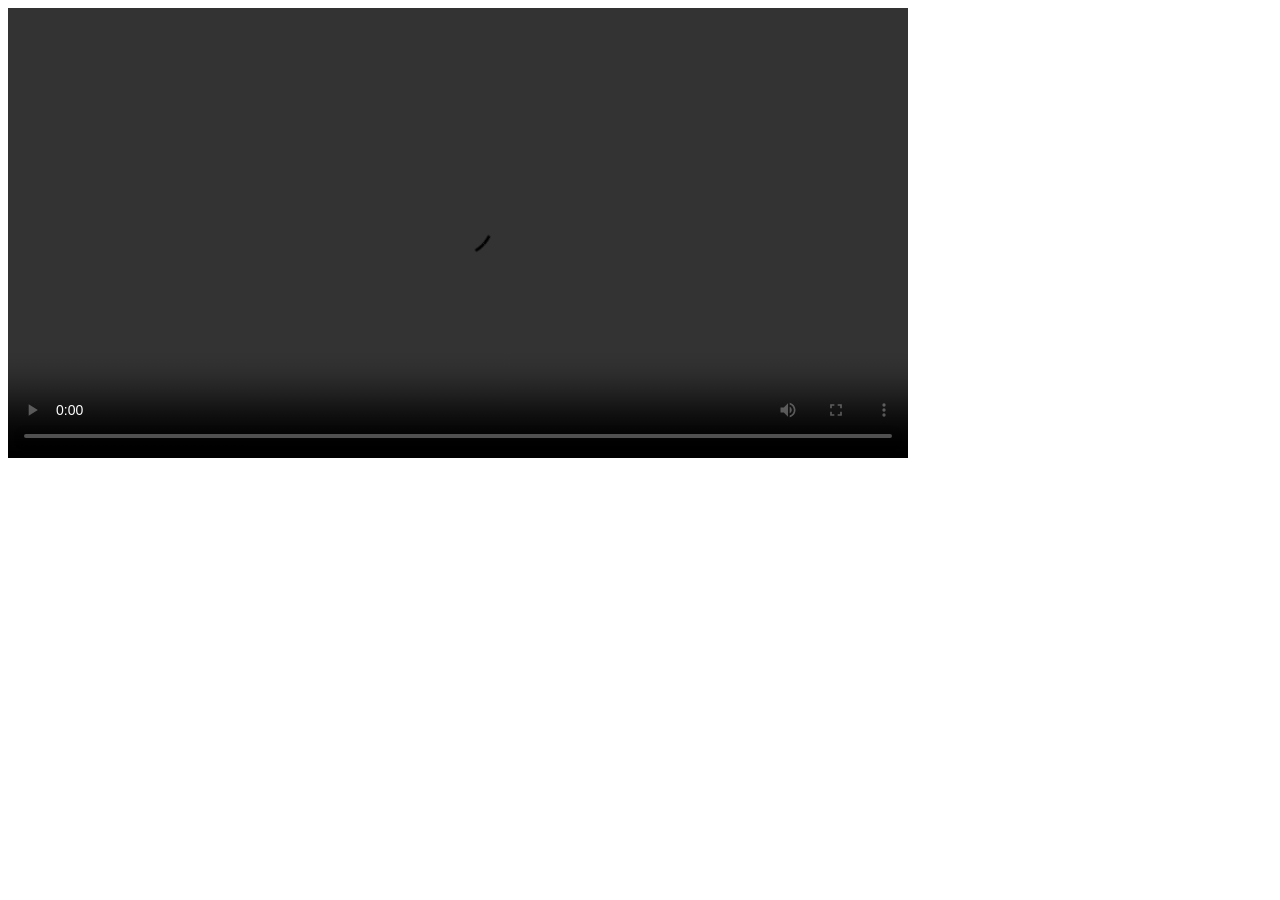
<file: test.html>
<!DOCTYPE html>
<html lang="zh-CN">
<head>
    <meta charset="UTF-8">
    <meta name="viewport" content="width=device-width, initial-scale=1.0">
    <title>飞牛视频测试</title>
</head>
<body>
    <video
        id="testVideo"
        controls
        playsinline
        preload="metadata"
        style="width: 100%; max-width: 900px;"
    >
        <source
            src="https://olanas.top:5667/s/preview/6b86344d34454264ae?fileId=151&path=%2F202607014MV.mp4"
            type="video/mp4"
        >
        当前浏览器不支持视频播放。
    </video>

    <script>
        var video = document.getElementById('testVideo');

        video.addEventListener('error', function () {
            console.log('视频错误代码：', video.error ? video.error.code : '未知');
            console.log('视频错误信息：', video.error ? video.error.message : '未知');
        });

        video.addEventListener('loadedmetadata', function () {
            console.log('视频元数据加载成功');
            console.log('视频时长：', video.duration);
            console.log('视频尺寸：', video.videoWidth, video.videoHeight);
        });
    </script>
</body>
</html>
</file>
<file: styles.css>
:root {
  --ink: #141311;
  --ink-2: #1c1a17;
  --ink-3: #26221c;
  --paper: #f4f1ea;
  --paper-2: #ebe6dc;
  --amber: #f2b233;
  --amber-soft: #f7c968;
  --muted: #8b857a;
  --line: rgba(20, 19, 17, 0.14);
  --line-light: rgba(244, 241, 234, 0.16);
  --display: "Songti SC", "Noto Serif KR", "Nanum Myeongjo", "Times New Roman", serif;
  --sans: "PingFang SC", "Apple SD Gothic Neo", "Noto Sans KR", -apple-system, BlinkMacSystemFont, "Helvetica Neue", sans-serif;
  --max: 1320px;
  --pad: clamp(20px, 4vw, 64px);
  --ease: cubic-bezier(0.2, 0.65, 0.25, 1);
}

*,
*::before,
*::after {
  box-sizing: border-box;
}

html {
  scroll-behavior: smooth;
  scroll-padding-top: 92px;
}

body {
  margin: 0;
  background: var(--paper);
  color: var(--ink);
  font-family: var(--sans);
  font-size: 15px;
  line-height: 1.7;
  -webkit-font-smoothing: antialiased;
  text-rendering: optimizeLegibility;
  overflow-x: hidden;
}

body.menu-open {
  overflow: hidden;
}

body.modal-open {
  overflow: hidden;
}

img {
  display: block;
  max-width: 100%;
}

a {
  color: inherit;
  text-decoration: none;
}

button,
input,
select,
textarea {
  font: inherit;
  color: inherit;
}

button {
  border: 0;
  background: none;
  cursor: pointer;
}

::selection {
  background: var(--amber);
  color: var(--ink);
}

h1,
h2,
h3,
p {
  margin: 0;
}

.grain {
  position: fixed;
  inset: 0;
  z-index: 300;
  pointer-events: none;
  opacity: 0.035;
  background-image: url("data:image/svg+xml,%3Csvg xmlns='http://www.w3.org/2000/svg' width='180' height='180'%3E%3Cfilter id='n'%3E%3CfeTurbulence type='fractalNoise' baseFrequency='0.82' numOctaves='3' stitchTiles='stitch'/%3E%3C/filter%3E%3Crect width='180' height='180' filter='url(%23n)' opacity='0.55'/%3E%3C/svg%3E");
  mix-blend-mode: multiply;
}

/* ---------- Header ---------- */

.site-header {
  position: fixed;
  inset: 0 0 auto;
  z-index: 100;
  display: flex;
  align-items: center;
  justify-content: space-between;
  gap: 24px;
  padding: 38px var(--pad) 10px;
  color: var(--paper);
  transition: background 0.45s var(--ease), color 0.45s var(--ease), padding 0.45s var(--ease), border-color 0.45s var(--ease);
  border-bottom: 1px solid transparent;
}

.site-header.is-scrolled {
  padding-top: 22px;
  padding-bottom: 8px;
  color: var(--ink);
  background: rgba(244, 241, 234, 0.9);
  -webkit-backdrop-filter: blur(18px);
  backdrop-filter: blur(18px);
  border-bottom-color: var(--line);
}

.brand {
  display: inline-flex;
  align-items: center;
  gap: 12px;
  flex-shrink: 0;
}

.site-header .brand {
  gap: 0;
}

.brand-lockup {
  display: block;
  width: auto;
  height: 36px;
}

.brand-lockup--on-light {
  display: none;
}

.site-header.is-scrolled .brand-lockup {
  height: 32px;
}

.site-header.is-scrolled .brand-lockup--on-dark {
  display: none;
}

.site-header.is-scrolled .brand-lockup--on-light {
  display: block;
}

.site-header > .brand,
.site-header > .header-right {
  position: relative;
  z-index: 95;
}

.brand-mark {
  width: 42px;
  height: auto;
  flex-shrink: 0;
  transition: width 0.45s var(--ease);
}

.is-scrolled .brand-mark {
  width: 34px;
}

.brand-text {
  display: flex;
  flex-direction: column;
  line-height: 1.05;
}

.brand-name {
  font-family: var(--sans);
  font-size: 17px;
  font-weight: 700;
  letter-spacing: 0.06em;
}

.brand-cn {
  margin-top: 4px;
  font-size: 9px;
  letter-spacing: 0.3em;
  opacity: 0.68;
}

.nav {
  display: flex;
  align-items: center;
  gap: clamp(18px, 2.4vw, 34px);
  margin-left: auto;
  margin-right: clamp(12px, 2vw, 28px);
}

.nav a {
  position: relative;
  padding: 8px 0;
  font-size: 11px;
  letter-spacing: 0.12em;
  opacity: 0.74;
  transition: opacity 0.25s ease;
}

.nav a::after {
  content: "";
  position: absolute;
  left: 0;
  bottom: 2px;
  width: 0;
  height: 1px;
  background: var(--amber);
  transition: width 0.3s var(--ease);
}

.nav a:hover,
.nav a.active {
  opacity: 1;
}

.nav a:hover::after,
.nav a.active::after {
  width: 100%;
}

.nav-contact {
  display: none;
}

.header-right {
  display: flex;
  align-items: center;
  gap: 14px;
  flex-shrink: 0;
}

.btn {
  display: inline-flex;
  align-items: center;
  justify-content: center;
  gap: 12px;
  padding: 14px 26px;
  border: 1px solid transparent;
  border-radius: 999px;
  font-size: 10px;
  letter-spacing: 0.16em;
  line-height: 1.2;
  transition: background 0.3s var(--ease), color 0.3s var(--ease), border-color 0.3s var(--ease), transform 0.3s var(--ease);
}

.btn:hover {
  transform: translateY(-2px);
}

.btn-small {
  padding: 9px 16px;
  border-color: currentColor;
  font-size: 9px;
}

.btn-primary {
  background: var(--amber);
  border-color: var(--amber);
  color: var(--ink);
}

.btn-primary:hover {
  background: var(--amber-soft);
  border-color: var(--amber-soft);
}

.btn-ghost {
  border-color: rgba(244, 241, 234, 0.34);
  color: var(--paper);
}

.btn-ghost:hover {
  background: rgba(244, 241, 234, 0.08);
  border-color: rgba(244, 241, 234, 0.6);
}

.menu-toggle {
  display: none;
  width: 34px;
  height: 34px;
  flex-direction: column;
  align-items: center;
  justify-content: center;
  gap: 7px;
}

.menu-toggle span {
  display: block;
  width: 24px;
  height: 1px;
  background: currentColor;
  transition: transform 0.35s var(--ease);
}

body.menu-open .menu-toggle span:first-child {
  transform: translateY(4px) rotate(45deg);
}

body.menu-open .menu-toggle span:last-child {
  transform: translateY(-4px) rotate(-45deg);
}

/* ---------- Hero ---------- */

.hero {
  position: relative;
  min-height: 100svh;
  display: flex;
  align-items: flex-end;
  padding: 160px var(--pad) 94px;
  overflow: hidden;
  background: #0c0b0a;
  color: var(--paper);
}

.hero-bg {
  position: absolute;
  inset: 0;
  overflow: hidden;
}

.hero-glow {
  position: absolute;
  inset: -12%;
  background:
    radial-gradient(ellipse 44% 52% at 72% 34%, rgba(242, 178, 51, 0.24), transparent 62%),
    radial-gradient(ellipse 40% 46% at 22% 74%, rgba(150, 158, 135, 0.14), transparent 66%),
    linear-gradient(118deg, #090909 0%, #191612 54%, #0a0a09 100%);
  animation: heroDrift 20s ease-in-out infinite alternate;
}

.hero-photo {
  position: absolute;
  top: 12%;
  right: 6%;
  width: 38%;
  height: 72%;
  background:
    radial-gradient(ellipse 52% 34% at 52% 20%, rgba(247, 201, 104, 0.23), transparent 72%),
    radial-gradient(ellipse 46% 58% at 48% 72%, rgba(150, 130, 96, 0.3), transparent 72%),
    linear-gradient(180deg, rgba(255, 255, 255, 0.04), rgba(0, 0, 0, 0));
  filter: blur(28px);
  opacity: 0.9;
  animation: photoDrift 16s ease-in-out infinite alternate;
}

.hero-bokeh {
  position: absolute;
  border-radius: 50%;
  filter: blur(30px);
  opacity: 0.34;
}

.hero-bokeh.b1 {
  top: 18%;
  right: 18%;
  width: 160px;
  height: 160px;
  background: rgba(242, 178, 51, 0.38);
  animation: floatOne 14s ease-in-out infinite alternate;
}

.hero-bokeh.b2 {
  top: 46%;
  right: 34%;
  width: 90px;
  height: 90px;
  background: rgba(255, 236, 200, 0.3);
  animation: floatTwo 18s ease-in-out infinite alternate;
}

.hero-bokeh.b3 {
  top: 68%;
  right: 10%;
  width: 240px;
  height: 240px;
  background: rgba(120, 106, 82, 0.24);
  animation: floatOne 22s ease-in-out infinite alternate-reverse;
}

.hero-frame {
  position: absolute;
  inset: 22px;
  border: 1px solid rgba(244, 241, 234, 0.08);
  pointer-events: none;
}

.hero-frame::before,
.hero-frame::after {
  content: "";
  position: absolute;
  width: 46px;
  height: 1px;
  background: rgba(242, 178, 51, 0.6);
  top: -1px;
}

.hero-frame::before {
  left: -1px;
}

.hero-frame::after {
  right: -1px;
}

.hero-inner {
  position: relative;
  z-index: 2;
  width: 100%;
  max-width: var(--max);
  margin: 0 auto;
}

.eyebrow {
  display: flex;
  align-items: center;
  gap: 14px;
  font-size: 9px;
  font-weight: 600;
  letter-spacing: 0.3em;
  text-transform: uppercase;
  color: var(--muted);
}

.eyebrow::before {
  content: "";
  width: 36px;
  height: 1px;
  background: var(--amber);
  flex-shrink: 0;
}

.hero-eyebrow {
  color: rgba(244, 241, 234, 0.56);
}

.hero-title {
  max-width: 1120px;
  margin-top: 26px;
  font-family: var(--display);
  font-size: clamp(42px, 6.6vw, 102px);
  font-weight: 500;
  line-height: 1.08;
  letter-spacing: -0.025em;
  text-wrap: balance;
}

.hero-title em {
  font-style: normal;
  color: var(--amber);
}

.hero-sub {
  max-width: 560px;
  margin-top: 32px;
  font-size: 14px;
  line-height: 1.95;
  color: rgba(244, 241, 234, 0.62);
}

.hero-actions {
  display: flex;
  flex-wrap: wrap;
  gap: 12px;
  margin-top: 38px;
}

.hero-tag {
  margin-top: 54px;
  font-size: 9px;
  letter-spacing: 0.34em;
  color: rgba(244, 241, 234, 0.34);
}

.hero-side {
  position: absolute;
  top: 50%;
  right: calc(var(--pad) + 4px);
  z-index: 2;
  display: flex;
  align-items: center;
  gap: 16px;
  transform: translateY(-50%);
  writing-mode: vertical-rl;
  font-size: 8px;
  letter-spacing: 0.26em;
  color: rgba(244, 241, 234, 0.36);
}

.hero-side-line {
  width: 1px;
  height: 54px;
  background: rgba(244, 241, 234, 0.22);
}

.scroll-cue {
  position: absolute;
  left: 50%;
  bottom: 26px;
  z-index: 2;
  display: flex;
  flex-direction: column;
  align-items: center;
  gap: 10px;
  transform: translateX(-50%);
  font-size: 8px;
  letter-spacing: 0.3em;
  color: rgba(244, 241, 234, 0.4);
}

.scroll-line {
  width: 1px;
  height: 44px;
  background: linear-gradient(to bottom, rgba(242, 178, 51, 0.8), transparent);
  animation: scrollPulse 2.4s ease-in-out infinite;
}

/* ---------- Shared section ---------- */

.section {
  padding: clamp(84px, 10vw, 152px) var(--pad);
}

.section-inner {
  max-width: var(--max);
  margin: 0 auto;
}

.section-head {
  display: flex;
  align-items: flex-end;
  justify-content: space-between;
  gap: 48px;
  margin-bottom: clamp(44px, 5vw, 68px);
}

.section-title {
  margin-top: 20px;
  font-family: var(--display);
  font-size: clamp(34px, 4.4vw, 62px);
  font-weight: 500;
  line-height: 1.14;
  letter-spacing: -0.015em;
  text-wrap: balance;
}

.section-desc {
  max-width: 430px;
  font-size: 13px;
  line-height: 1.95;
  color: var(--muted);
}

.body-text {
  margin-top: 22px;
  font-size: 14px;
  line-height: 2;
  color: #5f5a51;
}

/* ---------- About ---------- */

.about {
  background: var(--paper);
}

.about-grid {
  display: grid;
  grid-template-columns: minmax(0, 0.92fr) minmax(0, 1.08fr);
  gap: clamp(44px, 7vw, 110px);
  align-items: center;
}

.about-media {
  position: relative;
}

.brand-card {
  position: relative;
  padding: clamp(34px, 5.5vw, 72px) clamp(30px, 5vw, 64px);
  background: transparent;
  border: 0;
  box-shadow: none;
}

.brand-card::before {
  display: none;
}

.brand-card img {
  width: 100%;
}

.about-caption {
  margin-top: 18px;
  font-size: 8px;
  letter-spacing: 0.26em;
  text-align: right;
  color: var(--muted);
}

.about-copy .section-title {
  margin-top: 24px;
}

.stats {
  display: grid;
  grid-template-columns: 1fr 1fr;
  margin-top: 44px;
  border-top: 1px solid var(--line);
}

.stat {
  padding: 22px 0 18px;
  border-bottom: 1px solid var(--line);
}

.stat:nth-child(odd) {
  border-right: 1px solid var(--line);
}

.stat:nth-child(even) {
  padding-left: 26px;
}

.stat b {
  display: block;
  font-family: var(--display);
  font-size: 32px;
  font-weight: 500;
  line-height: 1;
  letter-spacing: -0.02em;
}

.stat span {
  display: block;
  margin-top: 8px;
  font-size: 8px;
  letter-spacing: 0.22em;
  color: var(--muted);
}

/* ---------- Portfolio ---------- */

.portfolio {
  background: var(--paper-2);
}

.filters {
  display: flex;
  flex-wrap: wrap;
  gap: 8px;
  margin-top: 26px;
}

.filter {
  padding: 8px 16px;
  border: 1px solid rgba(20, 19, 17, 0.18);
  border-radius: 999px;
  font-size: 10px;
  letter-spacing: 0.08em;
  color: var(--muted);
  transition: background 0.25s ease, color 0.25s ease, border-color 0.25s ease;
}

.filter:hover {
  border-color: var(--ink);
  color: var(--ink);
}

.filter.active {
  background: var(--ink);
  border-color: var(--ink);
  color: var(--paper);
}

.portfolio-grid {
  /* display: grid; */
  grid-template-columns: repeat(12, 1fr);
  gap: clamp(16px, 2.2vw, 30px);
}

.p-card {
  grid-column: span 4;
  cursor: pointer;
  outline: none;
}

.p-card:nth-child(1) {
  grid-column: span 7;
}

.p-card:nth-child(2),
.p-card:nth-child(3) {
  grid-column: span 5;
}

.p-card:nth-child(4) {
  grid-column: span 7;
}

.p-card:nth-child(5),
.p-card:nth-child(6),
.p-card:nth-child(7) {
  grid-column: span 4;
}

.p-card:nth-child(8),
.p-card:nth-child(9),
.p-card:nth-child(10) {
  grid-column: span 4;
}

.p-card:nth-child(11),
.p-card:nth-child(12) {
  grid-column: span 6;
}

.p-media {
  position: relative;
  aspect-ratio: 4 / 5;
  overflow: hidden;
  box-shadow: inset 0 0 0 1px rgba(255, 255, 255, 0.07);
  background:
    radial-gradient(ellipse 70% 55% at 26% 18%, var(--c1, #e8c98d), transparent 62%),
    radial-gradient(ellipse 65% 55% at 82% 82%, var(--c2, #6f5a3c), transparent 58%),
    linear-gradient(155deg, var(--c3, #1a1712) 12%, #0c0b0a 100%);
  transition: transform 0.6s var(--ease);
}

.p-media img {
  position: absolute;
  inset: 0;
  z-index: 0;
  width: 100%;
  height: 100%;
  object-fit: cover;
}

.p-card:nth-child(1) .p-media,
.p-card:nth-child(4) .p-media {
  aspect-ratio: 16 / 9;
}

.p-card:nth-child(11) .p-media,
.p-card:nth-child(12) .p-media {
  aspect-ratio: 3 / 2;
}

.p-media::before {
  content: "";
  position: absolute;
  inset: -20%;
  background: linear-gradient(112deg, transparent 34%, rgba(255, 255, 255, 0.15) 48%, transparent 60%);
  transform: translateX(-42%);
  transition: transform 1.2s var(--ease);
}

.p-media::after {
  content: "";
  position: absolute;
  inset: 0;
  background:
    linear-gradient(to top, rgba(8, 8, 7, 0.52), transparent 55%),
    radial-gradient(ellipse 70% 70% at 50% 50%, transparent 40%, rgba(0, 0, 0, 0.22));
}

.p-card:hover .p-media::before {
  transform: translateX(42%);
}

.p-card:hover .p-media {
  transform: scale(1.012);
}

.p-num {
  position: absolute;
  top: 20px;
  left: 22px;
  z-index: 2;
  font-family: var(--display);
  font-size: 13px;
  letter-spacing: 0.14em;
  color: rgba(255, 255, 255, 0.72);
}

.p-badge {
  position: absolute;
  right: 18px;
  top: 18px;
  z-index: 2;
  padding: 6px 10px;
  border: 1px solid rgba(255, 255, 255, 0.28);
  border-radius: 999px;
  font-size: 7px;
  letter-spacing: 0.18em;
  color: rgba(255, 255, 255, 0.72);
}

.p-placeholder {
  position: absolute;
  left: 22px;
  bottom: 21px;
  z-index: 3;
  font-size: 7px;
  letter-spacing: 0.24em;
  color: rgba(255, 255, 255, 0.42);
}

.p-view {
  position: absolute;
  right: 20px;
  bottom: 20px;
  z-index: 3;
  display: grid;
  place-items: center;
  width: 44px;
  height: 44px;
  border: 1px solid rgba(255, 255, 255, 0.42);
  border-radius: 50%;
  color: #fff;
  font-size: 16px;
  opacity: 0;
  transform: translateY(8px);
  transition: opacity 0.35s var(--ease), transform 0.35s var(--ease), background 0.35s ease;
}

.p-card:hover .p-view {
  opacity: 1;
  transform: none;
  background: rgba(242, 178, 51, 0.92);
  border-color: var(--amber);
  color: var(--ink);
}

.p-info {
  display: flex;
  align-items: flex-start;
  justify-content: space-between;
  gap: 16px;
  padding-top: 14px;
}

.p-info h3 {
  font-family: var(--display);
  font-size: clamp(16px, 1.6vw, 21px);
  font-weight: 500;
  line-height: 1.3;
}

.p-en {
  display: inline-block;
  margin-left: 4px;
  font-family: var(--sans);
  font-size: 8px;
  letter-spacing: 0.18em;
  color: var(--muted);
  vertical-align: middle;
}

.p-meta {
  margin-top: 4px;
  font-size: 7px;
  letter-spacing: 0.18em;
  color: var(--muted);
  white-space: nowrap;
}

.p-card.is-hidden {
  display: none;
}

.portfolio-grid.layout-1 .p-card {
  grid-column: span 12;
}

.portfolio-grid.layout-1 .p-media {
  aspect-ratio: 16 / 9;
}

.portfolio-grid.layout-2 .p-card {
  grid-column: span 6;
}

.portfolio-grid.layout-2 .p-media {
  aspect-ratio: 3 / 2;
}

.portfolio-grid.layout-3 .p-card {
  grid-column: span 4;
}

.portfolio-grid.layout-3 .p-media {
  aspect-ratio: 4 / 5;
}

/* ---------- Product ---------- */

.product {
  position: relative;
  background: var(--ink);
  color: var(--paper);
}

.product::before {
  content: "";
  position: absolute;
  inset: 0;
  pointer-events: none;
  background:
    radial-gradient(ellipse 40% 50% at 88% 8%, rgba(242, 178, 51, 0.09), transparent 66%),
    radial-gradient(ellipse 50% 40% at 4% 94%, rgba(130, 120, 100, 0.08), transparent 60%);
}

.product .section-inner {
  position: relative;
  z-index: 1;
}

.product .eyebrow,
.product .section-desc {
  color: rgba(244, 241, 234, 0.46);
}

.package-grid {
  display: grid;
  grid-template-columns: repeat(4, 1fr);
  gap: 1px;
  background: var(--line-light);
  border: 1px solid var(--line-light);
}

.package {
  position: relative;
  display: flex;
  flex-direction: column;
  min-height: 470px;
  padding: clamp(24px, 2.6vw, 36px);
  background: var(--ink);
  transition: background 0.4s ease;
}

.package:hover {
  background: #191713;
}

.package.featured {
  background: #1d1a15;
}

.pkg-num {
  font-size: 9px;
  letter-spacing: 0.22em;
  color: rgba(244, 241, 234, 0.34);
}

.package h3 {
  margin-top: 34px;
  font-family: var(--display);
  font-size: clamp(25px, 2.2vw, 32px);
  font-weight: 500;
  line-height: 1.1;
  letter-spacing: 0.01em;
}

.pkg-sub {
  margin-top: 8px;
  font-size: 11px;
  line-height: 1.7;
  color: rgba(244, 241, 234, 0.52);
}

.package ul {
  display: grid;
  gap: 12px;
  margin: 30px 0 34px;
  padding: 0;
  list-style: none;
}

.package li {
  position: relative;
  padding-left: 16px;
  font-size: 11.5px;
  line-height: 1.7;
  color: rgba(244, 241, 234, 0.62);
}

.package li::before {
  content: "";
  position: absolute;
  top: 0.66em;
  left: 0;
  width: 4px;
  height: 4px;
  border: 1px solid var(--amber);
  transform: rotate(45deg);
}

.pkg-cta {
  display: flex;
  align-items: center;
  justify-content: space-between;
  margin-top: auto;
  padding-top: 18px;
  border-top: 1px solid rgba(244, 241, 234, 0.14);
  font-size: 9px;
  letter-spacing: 0.16em;
  color: rgba(244, 241, 234, 0.75);
  transition: color 0.25s ease;
}

.pkg-cta span:last-child {
  font-size: 15px;
  transition: transform 0.3s var(--ease);
}

.pkg-cta:hover {
  color: var(--amber);
}

.pkg-cta:hover span:last-child {
  transform: translateX(4px);
}

.pkg-badge {
  position: absolute;
  top: 0;
  right: 0;
  padding: 7px 12px;
  background: var(--amber);
  color: var(--ink);
  font-size: 8px;
  font-weight: 600;
  letter-spacing: 0.18em;
}

.product-extra {
  display: flex;
  align-items: flex-end;
  justify-content: space-between;
  gap: 40px;
  margin-top: 48px;
}

.option-title {
  margin-bottom: 16px;
  font-size: 8px;
  letter-spacing: 0.26em;
  color: rgba(244, 241, 234, 0.4);
}

.option-chips {
  display: flex;
  flex-wrap: wrap;
  gap: 9px;
}

.chip {
  padding: 8px 14px;
  border: 1px solid rgba(244, 241, 234, 0.17);
  border-radius: 999px;
  font-size: 10px;
  color: rgba(244, 241, 234, 0.58);
}

.product-note {
  max-width: 300px;
  font-size: 10px;
  line-height: 1.8;
  text-align: right;
  color: rgba(244, 241, 234, 0.36);
}

/* ---------- Notice ---------- */

.notice {
  background: var(--paper);
}

.notice-grid {
  display: grid;
  grid-template-columns: 1.08fr 0.92fr;
  gap: clamp(32px, 5vw, 76px);
  align-items: start;
}

.video-card {
  position: relative;
  aspect-ratio: 16 / 10;
  overflow: hidden;
  cursor: pointer;
  outline: none;
  background:
    radial-gradient(ellipse 66% 58% at 28% 20%, var(--c1, #e8c98d), transparent 62%),
    radial-gradient(ellipse 60% 50% at 82% 78%, var(--c2, #3c3326), transparent 60%),
    linear-gradient(155deg, var(--c3, #0d0c0a), #080807);
}

.video-glow {
  position: absolute;
  top: -30%;
  left: 10%;
  width: 56%;
  height: 120%;
  background: radial-gradient(ellipse at center, rgba(255, 240, 210, 0.18), transparent 68%);
  filter: blur(18px);
  transform: rotate(12deg);
}

.video-card::after {
  content: "";
  position: absolute;
  inset: 0;
  background: linear-gradient(to top, rgba(8, 8, 7, 0.72), transparent 55%);
}

.video-num {
  position: absolute;
  top: 20px;
  left: 22px;
  z-index: 2;
  font-size: 8px;
  letter-spacing: 0.24em;
  color: rgba(255, 255, 255, 0.6);
}

.play-btn {
  position: absolute;
  inset: 0;
  z-index: 2;
  display: grid;
  place-items: center;
}

.play-btn span {
  position: relative;
  display: grid;
  place-items: center;
  width: 86px;
  height: 86px;
  border: 1px solid rgba(255, 255, 255, 0.6);
  border-radius: 50%;
  transition: background 0.3s ease, border-color 0.3s ease, transform 0.3s var(--ease);
}

.play-btn span::before {
  content: "";
  margin-left: 4px;
  border-top: 8px solid transparent;
  border-bottom: 8px solid transparent;
  border-left: 13px solid #fff;
}

.video-card:hover .play-btn span {
  background: var(--amber);
  border-color: var(--amber);
  transform: scale(1.04);
}

.video-card:hover .play-btn span::before {
  border-left-color: var(--ink);
}

.video-caption {
  position: absolute;
  left: 24px;
  bottom: 22px;
  z-index: 2;
  color: #fff;
}

.video-title {
  font-size: 12px;
  letter-spacing: 0.2em;
}

.video-sub {
  margin-top: 6px;
  font-size: 10px;
  color: rgba(255, 255, 255, 0.55);
}

.notice-list {
  border-top: 1px solid var(--line);
}

.notice-item {
  border-bottom: 1px solid var(--line);
}

.notice-item summary {
  display: grid;
  grid-template-columns: 76px 1fr 18px;
  gap: 18px;
  align-items: start;
  padding: 22px 0;
  cursor: pointer;
  list-style: none;
}

.notice-item summary::-webkit-details-marker {
  display: none;
}

.notice-date {
  font-size: 8px;
  letter-spacing: 0.12em;
  color: var(--muted);
  padding-top: 4px;
}

.notice-summary {
  display: flex;
  flex-direction: column;
  gap: 7px;
}

.notice-tag {
  font-size: 7px;
  letter-spacing: 0.24em;
  color: var(--amber);
}

.notice-title {
  font-family: var(--display);
  font-size: 16px;
  line-height: 1.5;
}

.notice-plus {
  font-size: 19px;
  font-weight: 300;
  line-height: 1;
  color: var(--muted);
  transition: transform 0.3s var(--ease), color 0.3s ease;
}

.notice-item[open] .notice-plus {
  transform: rotate(45deg);
  color: var(--ink);
}

.notice-body {
  padding: 0 36px 24px 94px;
  font-size: 12px;
  line-height: 1.95;
  color: var(--muted);
}

/* ---------- Reservation ---------- */

.reservation {
  background: var(--paper-2);
}

.reservation-head {
  max-width: 760px;
  margin-bottom: clamp(42px, 5vw, 64px);
}

.reservation-head .section-desc {
  margin-top: 20px;
}

.reservation-contact-grid {
  display: grid;
  grid-template-columns: minmax(0, 1.05fr) minmax(300px, 0.8fr);
  grid-template-areas:
    "phone qr"
    "address qr"
    "hours qr";
  gap: 0 clamp(40px, 6vw, 90px);
  align-items: start;
}

.contact-phone {
  grid-area: phone;
  padding-top: 0;
}

.contact-address {
  grid-area: address;
}

.contact-hours {
  grid-area: hours;
  border-bottom: 0;
}

.qr-card {
  grid-area: qr;
  align-self: center;
  justify-self: end;
  width: 100%;
  max-width: 400px;
}

.contact-block {
  padding: 28px 0;
  border-bottom: 1px solid var(--line);
}

.contact-label {
  font-size: 8px;
  letter-spacing: 0.26em;
  color: var(--muted);
}

.contact-phone-number {
  display: inline-block;
  margin-top: 10px;
  font-family: var(--display);
  font-size: clamp(30px, 3.4vw, 44px);
  line-height: 1.1;
  letter-spacing: -0.01em;
  border-bottom: 1px solid transparent;
  transition: border-color 0.25s ease;
}

.contact-phone-number:hover {
  border-bottom-color: var(--amber);
}

.contact-note {
  margin-top: 8px;
  font-size: 10px;
  color: var(--muted);
}

.contact-address-text {
  margin-top: 12px;
  font-family: var(--display);
  font-size: 18px;
  line-height: 1.6;
}

.contact-address-ko {
  margin-top: 6px;
  font-size: 11px;
  line-height: 1.7;
  color: var(--muted);
}

.map-link {
  display: inline-flex;
  align-items: center;
  gap: 10px;
  margin-top: 16px;
  padding: 9px 15px;
  border: 1px solid var(--line);
  border-radius: 999px;
  font-size: 9px;
  letter-spacing: 0.12em;
  transition: background 0.25s ease, color 0.25s ease, border-color 0.25s ease;
}

.map-link:hover {
  background: var(--ink);
  color: var(--paper);
  border-color: var(--ink);
}

.contact-hours-text {
  margin-top: 10px;
  font-family: var(--display);
  font-size: 24px;
  line-height: 1.2;
}

.qr-card {
  position: relative;
  overflow: visible;
  padding: 0;
  background: transparent;
  border: 0;
  color: var(--ink);
}

.qr-card::before {
  display: none;
}

.qr-card::after {
  display: none;
}

.qr-card-head {
  position: relative;
  z-index: 1;
  display: flex;
  align-items: center;
  justify-content: space-between;
}

.qr-label {
  font-size: 8px;
  letter-spacing: 0.3em;
  color: var(--ink);
  opacity: 0.62;
}

.qr-mark {
  font-family: var(--display);
  font-size: 11px;
  letter-spacing: 0.12em;
  color: var(--ink);
}

.qr-tile {
  position: relative;
  z-index: 1;
  margin-top: 20px;
  padding: 0;
  border: 0;
  background: transparent;
}

.qr-tile img {
  display: block;
  width: 100%;
  height: auto;
}

.qr-title {
  position: relative;
  z-index: 1;
  margin-top: 22px;
  font-family: var(--display);
  font-size: 24px;
  font-weight: 500;
  line-height: 1.25;
}

.qr-sub {
  position: relative;
  z-index: 1;
  margin-top: 8px;
  font-size: 10px;
  line-height: 1.8;
  color: #5f5a51;
}

.qr-id {
  position: relative;
  z-index: 1;
  margin-top: 18px;
  padding-top: 14px;
  border-top: 1px solid rgba(20, 19, 17, 0.12);
  font-size: 8px;
  letter-spacing: 0.16em;
  color: #5f5a51;
}

.reservation-grid {
  display: grid;
  grid-template-columns: 0.75fr 1.25fr;
  gap: clamp(36px, 6vw, 100px);
  align-items: start;
}

.res-info {
  padding-top: 8px;
}

.res-info-label {
  font-size: 8px;
  letter-spacing: 0.28em;
  color: var(--muted);
}

.res-info dl {
  display: grid;
  gap: 22px;
  margin: 26px 0 0;
}

.res-info dt {
  font-size: 7px;
  letter-spacing: 0.24em;
  color: var(--muted);
}

.res-info dd {
  margin: 6px 0 0;
  font-family: var(--display);
  font-size: 17px;
  line-height: 1.4;
}

.res-info dd a {
  border-bottom: 1px solid transparent;
  transition: border-color 0.25s ease;
}

.res-info dd a:hover {
  border-bottom-color: var(--ink);
}

.bank {
  margin-top: 34px;
  padding: 18px 20px;
  border: 1px solid var(--line);
  background: rgba(255, 255, 255, 0.38);
}

.bank-label {
  font-size: 7px;
  letter-spacing: 0.24em;
  color: var(--muted);
}

.bank-value {
  margin-top: 8px;
  font-size: 13px;
  letter-spacing: 0.02em;
}

.res-note {
  margin-top: 26px;
  font-size: 10px;
  line-height: 1.8;
  color: var(--muted);
}

.booking-form {
  padding: clamp(24px, 3.4vw, 46px);
  background: #fff;
  border: 1px solid rgba(20, 19, 17, 0.06);
  box-shadow: 0 32px 90px rgba(40, 33, 20, 0.07);
}

.form-row {
  display: grid;
  grid-template-columns: 1fr 1fr;
  gap: 26px;
}

.field {
  display: flex;
  flex-direction: column;
  gap: 7px;
  margin-bottom: 22px;
}

.field label {
  font-size: 8px;
  letter-spacing: 0.16em;
  color: var(--muted);
}

.field input,
.field select,
.field textarea {
  width: 100%;
  padding: 9px 0;
  border: 0;
  border-bottom: 1px solid var(--line);
  border-radius: 0;
  background: transparent;
  font-size: 13px;
  line-height: 1.5;
  outline: none;
  transition: border-color 0.25s ease;
  appearance: none;
}

.field select {
  background-image: linear-gradient(45deg, transparent 50%, var(--muted) 50%), linear-gradient(135deg, var(--muted) 50%, transparent 50%);
  background-position: calc(100% - 9px) 50%, calc(100% - 4px) 50%;
  background-size: 5px 5px, 5px 5px;
  background-repeat: no-repeat;
  padding-right: 18px;
}

.field textarea {
  min-height: 82px;
  resize: vertical;
}

.field input:focus,
.field select:focus,
.field textarea:focus {
  border-bottom-color: var(--amber);
}

.field input::placeholder,
.field textarea::placeholder {
  color: #b3ada2;
}

.field.invalid input,
.field.invalid select,
.field.invalid textarea {
  border-bottom-color: #c4553f;
}

.consent {
  display: flex;
  align-items: flex-start;
  gap: 10px;
  margin: 4px 0 24px;
  font-size: 10px;
  line-height: 1.7;
  color: var(--muted);
  cursor: pointer;
}

.consent input {
  width: 14px;
  height: 14px;
  margin: 2px 0 0;
  accent-color: var(--amber);
  flex-shrink: 0;
}

.consent.invalid {
  color: #c4553f;
}

.btn-submit {
  width: 100%;
  justify-content: space-between;
  padding: 18px 22px;
  border-radius: 0;
  background: var(--ink);
  color: var(--paper);
  font-size: 10px;
}

.btn-submit:hover {
  background: var(--amber);
  color: var(--ink);
  transform: none;
}

.form-status {
  display: none;
  margin-top: 18px;
  padding: 14px 16px;
  border-left: 2px solid var(--amber);
  background: rgba(242, 178, 51, 0.09);
  font-size: 11px;
  line-height: 1.7;
}

.form-status.is-visible {
  display: block;
}

.form-status.is-error {
  border-left-color: #c4553f;
  background: rgba(196, 85, 63, 0.07);
  color: #a94432;
}

.form-status strong {
  display: block;
  margin-bottom: 3px;
  font-weight: 600;
  color: var(--ink);
}

/* ---------- Footer ---------- */

.footer {
  position: relative;
  padding: 72px var(--pad) 28px;
  overflow: hidden;
  background: var(--ink);
  color: var(--paper);
}

.footer-top {
  display: grid;
  grid-template-columns: 1.5fr 0.55fr 0.55fr;
  gap: clamp(32px, 5vw, 80px);
  max-width: var(--max);
  margin: 0 auto;
}

.footer-brand-lockup {
  display: block;
  width: auto;
  height: 46px;
}

.footer-tagline {
  margin-top: 22px;
  font-size: 8px;
  letter-spacing: 0.32em;
  color: var(--amber);
}

.footer-desc {
  max-width: 330px;
  margin-top: 14px;
  font-size: 11px;
  line-height: 1.9;
  color: rgba(244, 241, 234, 0.45);
}

.footer-label {
  margin-bottom: 18px;
  font-size: 8px;
  letter-spacing: 0.26em;
  color: rgba(244, 241, 234, 0.36);
}

.footer-col {
  display: flex;
  flex-direction: column;
  gap: 11px;
  padding-top: 4px;
}

.footer-col a,
.footer-col span {
  font-size: 10px;
  letter-spacing: 0.06em;
  color: rgba(244, 241, 234, 0.62);
  transition: color 0.25s ease;
  width: fit-content;
}

.footer-col a:hover {
  color: var(--amber);
}

.footer-word {
  max-width: var(--max);
  margin: clamp(56px, 8vw, 96px) auto 0;
  font-family: var(--display);
  font-size: clamp(58px, 13.5vw, 188px);
  font-weight: 500;
  line-height: 0.78;
  letter-spacing: -0.04em;
  white-space: nowrap;
  color: transparent;
  -webkit-text-stroke: 1px rgba(244, 241, 234, 0.13);
  user-select: none;
}

.footer-bottom {
  display: flex;
  flex-wrap: wrap;
  justify-content: space-between;
  gap: 12px 24px;
  max-width: var(--max);
  margin: 34px auto 0;
  padding-top: 20px;
  border-top: 1px solid rgba(244, 241, 234, 0.13);
  font-size: 8px;
  letter-spacing: 0.06em;
  color: rgba(244, 241, 234, 0.34);
}

/* ---------- Modal ---------- */

.modal {
  position: fixed;
  inset: 0;
  z-index: 200;
  display: grid;
  place-items: center;
  padding: 22px;
  background: rgba(8, 8, 7, 0.82);
  -webkit-backdrop-filter: blur(10px);
  backdrop-filter: blur(10px);
  opacity: 0;
  visibility: hidden;
  transition: opacity 0.3s ease, visibility 0.3s ease;
}

.modal.open {
  opacity: 1;
  visibility: visible;
}

.modal-card {
  position: relative;
  width: min(900px, 100%);
  max-height: 90vh;
  overflow: auto;
  background: var(--paper);
  transform: translateY(18px) scale(0.985);
  transition: transform 0.4s var(--ease);
}

.modal.open .modal-card {
  transform: none;
}

.modal-close {
  position: absolute;
  top: 14px;
  right: 14px;
  z-index: 4;
  display: grid;
  place-items: center;
  width: 40px;
  height: 40px;
  border-radius: 50%;
  background: rgba(8, 8, 7, 0.55);
  color: #fff;
  font-size: 22px;
  font-weight: 300;
  line-height: 1;
  transition: background 0.25s ease, color 0.25s ease;
}

.modal-close:hover {
  background: var(--amber);
  color: var(--ink);
}

.modal-media {
  position: relative;
  aspect-ratio: 16 / 9;
  overflow: hidden;
  background:
    radial-gradient(ellipse 66% 58% at 26% 18%, var(--c1, #e8c98d), transparent 62%),
    radial-gradient(ellipse 60% 50% at 82% 82%, var(--c2, #3c3326), transparent 58%),
    linear-gradient(155deg, var(--c3, #0d0c0a), #080807);
}

.modal-media .p-media {
  position: absolute;
  inset: 0;
  aspect-ratio: auto;
  box-shadow: none;
}

.modal-media .p-media .p-num,
.modal-media .p-media .p-badge,
.modal-media .p-media .p-placeholder,
.modal-media .p-media .p-view {
  display: none;
}

.modal-media.is-video {
  display: grid;
  place-items: center;
}

.modal-media.is-video .modal-play {
  display: grid;
  place-items: center;
  width: 82px;
  height: 82px;
  border: 1px solid rgba(255, 255, 255, 0.6);
  border-radius: 50%;
  color: #fff;
  font-size: 10px;
  letter-spacing: 0.14em;
}

.modal-body {
  padding: clamp(26px, 4vw, 46px);
}

.modal-meta {
  font-size: 8px;
  letter-spacing: 0.24em;
  color: var(--muted);
}

.modal-title {
  margin-top: 12px;
  font-family: var(--display);
  font-size: clamp(26px, 3.4vw, 42px);
  font-weight: 500;
  line-height: 1.2;
}

.modal-desc {
  max-width: 560px;
  margin-top: 16px;
  font-size: 13px;
  line-height: 1.95;
  color: var(--muted);
}

.modal-cta {
  margin-top: 28px;
}

/* ---------- Reveal ---------- */

.js .reveal {
  opacity: 0;
  transform: translateY(28px);
  transition: opacity 0.85s var(--ease), transform 0.85s var(--ease);
}

.js .reveal.in {
  opacity: 1;
  transform: none;
}

/* ---------- Animation ---------- */

@keyframes heroDrift {
  from {
    transform: translate3d(0, 0, 0) scale(1);
  }
  to {
    transform: translate3d(1.5%, -2%, 0) scale(1.05);
  }
}

@keyframes photoDrift {
  from {
    transform: translate3d(0, 0, 0) scale(1);
  }
  to {
    transform: translate3d(-2%, 1.5%, 0) scale(1.08);
  }
}

@keyframes floatOne {
  from {
    transform: translate3d(0, 0, 0);
  }
  to {
    transform: translate3d(-18px, 26px, 0);
  }
}

@keyframes floatTwo {
  from {
    transform: translate3d(0, 0, 0);
  }
  to {
    transform: translate3d(22px, -18px, 0);
  }
}

@keyframes scrollPulse {
  0%,
  100% {
    opacity: 0.3;
    transform: scaleY(0.75);
    transform-origin: top;
  }
  50% {
    opacity: 1;
    transform: scaleY(1);
    transform-origin: top;
  }
}

/* ---------- Responsive ---------- */

@media (max-width: 1180px) {
  .hero-side {
    display: none;
  }

  .nav {
    gap: 18px;
  }

  .package-grid {
    grid-template-columns: repeat(2, 1fr);
  }

  .package {
    min-height: 420px;
  }
}

@media (max-width: 960px) {
  .nav {
    position: fixed;
    inset: 0;
    z-index: 90;
    display: flex;
    flex-direction: column;
    align-items: flex-start;
    justify-content: center;
    gap: 0;
    margin: 0;
    padding: 118px var(--pad) 56px;
    background: var(--ink);
    color: var(--paper);
    opacity: 0;
    visibility: hidden;
    transform: translateY(-14px);
    transition: opacity 0.4s var(--ease), transform 0.4s var(--ease), visibility 0.4s ease;
  }

  body.menu-open .nav {
    opacity: 1;
    visibility: visible;
    transform: none;
  }

  .nav a {
    width: 100%;
    padding: 14px 0;
    border-bottom: 1px solid rgba(244, 241, 234, 0.12);
    font-family: var(--display);
    font-size: clamp(26px, 6vw, 42px);
    letter-spacing: 0.04em;
    opacity: 0.86;
  }

  .nav a::after {
    display: none;
  }

  .nav-contact {
    display: inline-flex;
    width: auto !important;
    margin-top: 28px;
    padding: 13px 22px !important;
    border: 1px solid rgba(244, 241, 234, 0.28) !important;
    border-radius: 999px;
    font-family: var(--sans) !important;
    font-size: 11px !important;
    letter-spacing: 0.12em;
  }

  .menu-toggle {
    display: flex;
  }

  body.menu-open .site-header,
  body.menu-open .site-header.is-scrolled {
    background: transparent;
    color: var(--paper);
    border-color: transparent;
  }

  .about-grid {
    grid-template-columns: 1fr;
    gap: 46px;
  }

  .about-media {
    max-width: 560px;
  }

  .section-head {
    flex-direction: column;
    align-items: flex-start;
    gap: 22px;
  }

  .section-desc {
    max-width: 560px;
  }

  .notice-grid {
    grid-template-columns: 1fr;
  }

  .reservation-grid {
    display: flex;
    flex-direction: column;
    align-items: stretch;
    gap: 46px;
  }

  .booking-form {
    order: 1;
  }

  .res-info {
    order: 2;
    max-width: 520px;
  }

  .reservation-contact-grid {
    grid-template-columns: 1fr;
    grid-template-areas:
      "phone"
      "qr"
      "address"
      "hours";
    gap: 34px;
  }

  .qr-card {
    width: 100%;
    max-width: 360px;
    justify-self: center;
    margin: 0 auto;
  }

  .contact-block {
    padding: 24px 0;
  }

  .contact-phone {
    padding-top: 0;
  }

  .footer-top {
    grid-template-columns: 1.4fr 0.6fr 0.6fr;
    gap: 32px;
  }
}

@media (max-width: 760px) {
  .header-cta {
    display: none;
  }

  .hero {
    padding-top: 132px;
    padding-bottom: 86px;
  }

  .hero-title {
    font-size: clamp(38px, 11vw, 62px);
  }

  .hero-sub {
    font-size: 13px;
  }

  .hero-photo {
    top: 18%;
    right: -8%;
    width: 68%;
    height: 58%;
    opacity: 0.7;
  }

  .hero-frame {
    inset: 12px;
  }

  .portfolio-grid .p-card,
  .portfolio-grid.layout-1 .p-card,
  .portfolio-grid.layout-2 .p-card,
  .portfolio-grid.layout-3 .p-card {
    grid-column: span 12;
  }

  .portfolio-grid .p-media,
  .portfolio-grid.layout-1 .p-media,
  .portfolio-grid.layout-2 .p-media,
  .portfolio-grid.layout-3 .p-media {
    aspect-ratio: 3 / 2;
  }

  .p-view {
    opacity: 1;
    transform: none;
    width: 38px;
    height: 38px;
  }

  .package-grid {
    grid-template-columns: 1fr;
  }

  .package {
    min-height: 0;
  }

  .product-extra {
    flex-direction: column;
    align-items: flex-start;
    gap: 24px;
  }

  .product-note {
    text-align: left;
  }

  .form-row {
    grid-template-columns: 1fr;
    gap: 0;
  }

  .notice-item summary {
    grid-template-columns: 64px 1fr 16px;
    gap: 12px;
  }

  .notice-body {
    padding: 0 24px 22px 76px;
  }

  .footer-top {
    grid-template-columns: 1fr 1fr;
  }

  .footer-brand {
    grid-column: span 2;
  }

  .footer-bottom {
    flex-direction: column;
    gap: 8px;
  }
}

@media (max-width: 480px) {
  .brand-name {
    font-size: 15px;
  }

  .brand-cn {
    font-size: 8px;
  }

  .brand-mark {
    width: 36px;
  }

  .site-header .brand-lockup {
    height: 32px;
  }

  .site-header.is-scrolled .brand-lockup {
    height: 28px;
  }

  .hero-actions .btn {
    padding: 13px 20px;
  }

  .hero-tag {
    margin-top: 40px;
  }

  .scroll-cue {
    display: none;
  }

  .booking-form {
    padding: 22px 18px;
  }

  .brand-card {
    padding: 34px 22px 20px;
  }
}

@media (prefers-reduced-motion: reduce) {
  html {
    scroll-behavior: auto;
  }

  *,
  *::before,
  *::after {
    animation-duration: 0.001ms !important;
    animation-iteration-count: 1 !important;
    transition-duration: 0.001ms !important;
  }

  .js .reveal {
    opacity: 1;
    transform: none;
  }
}
</file>
